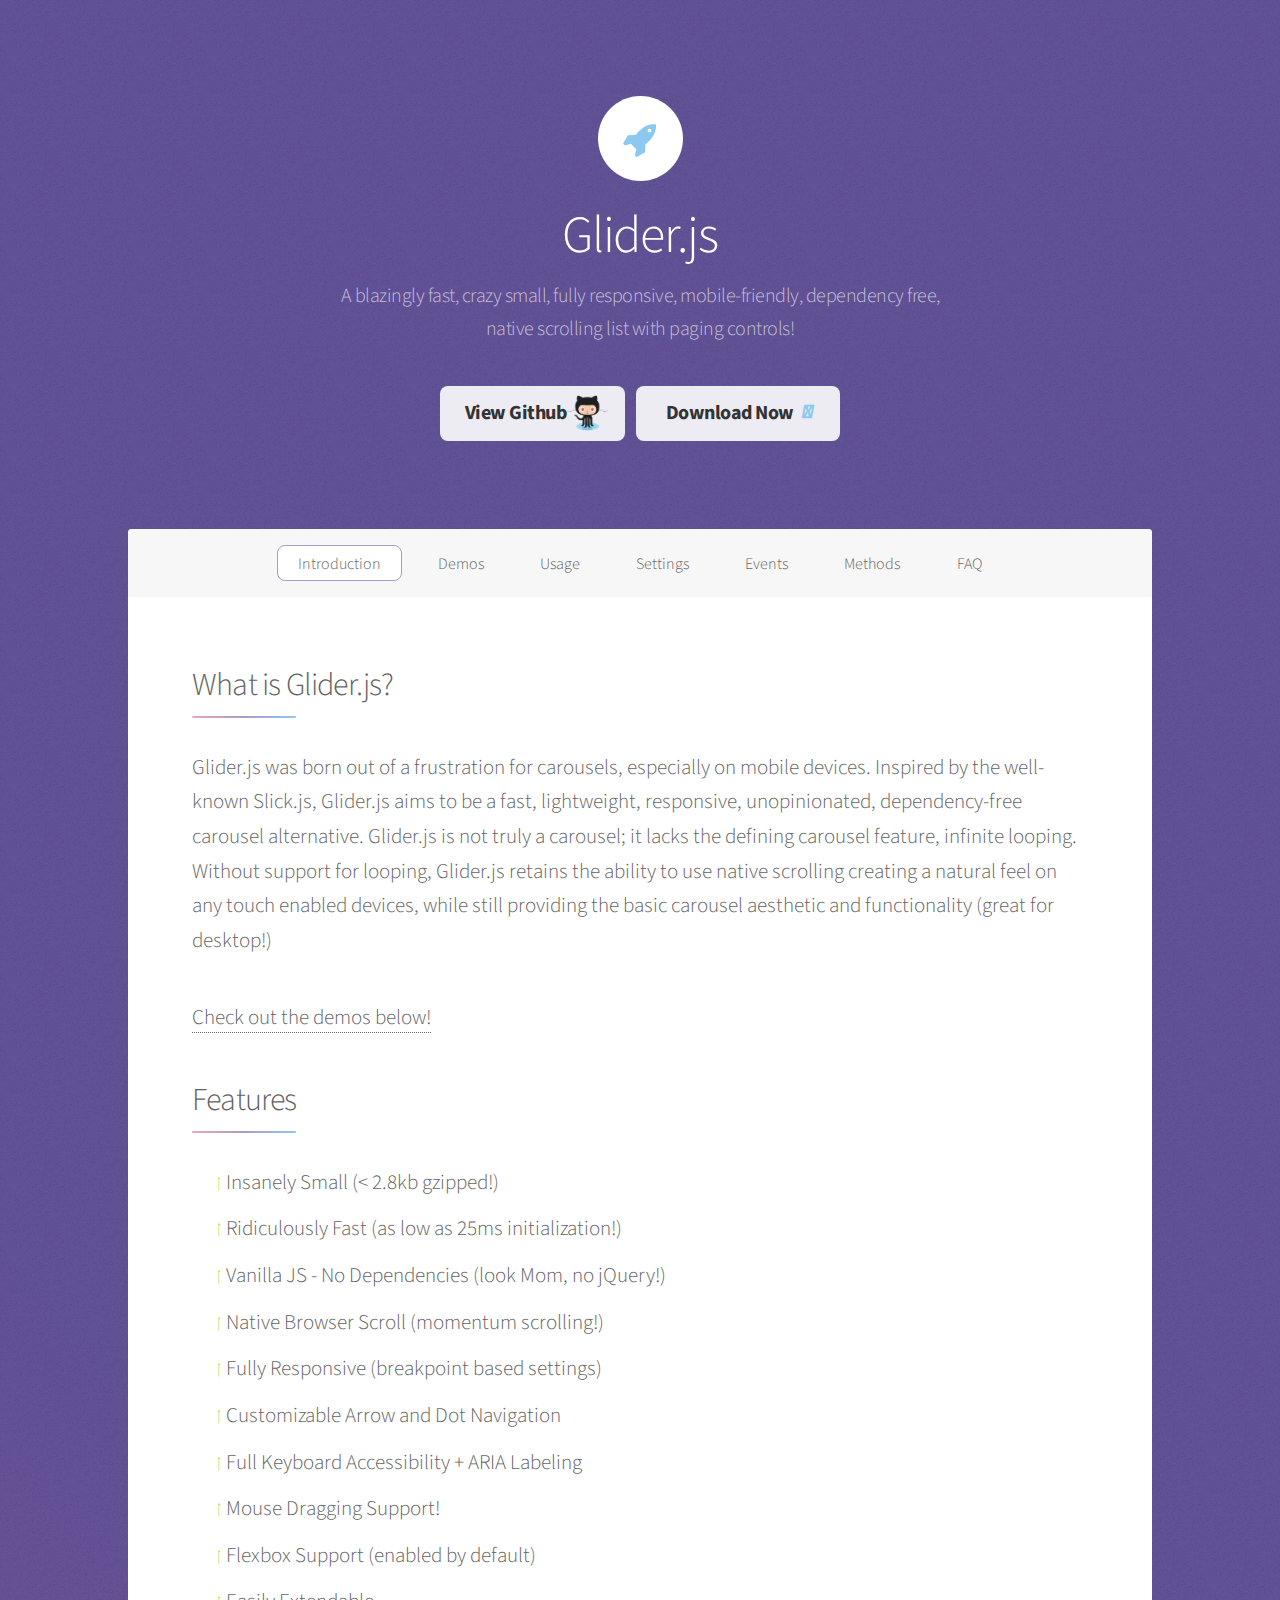
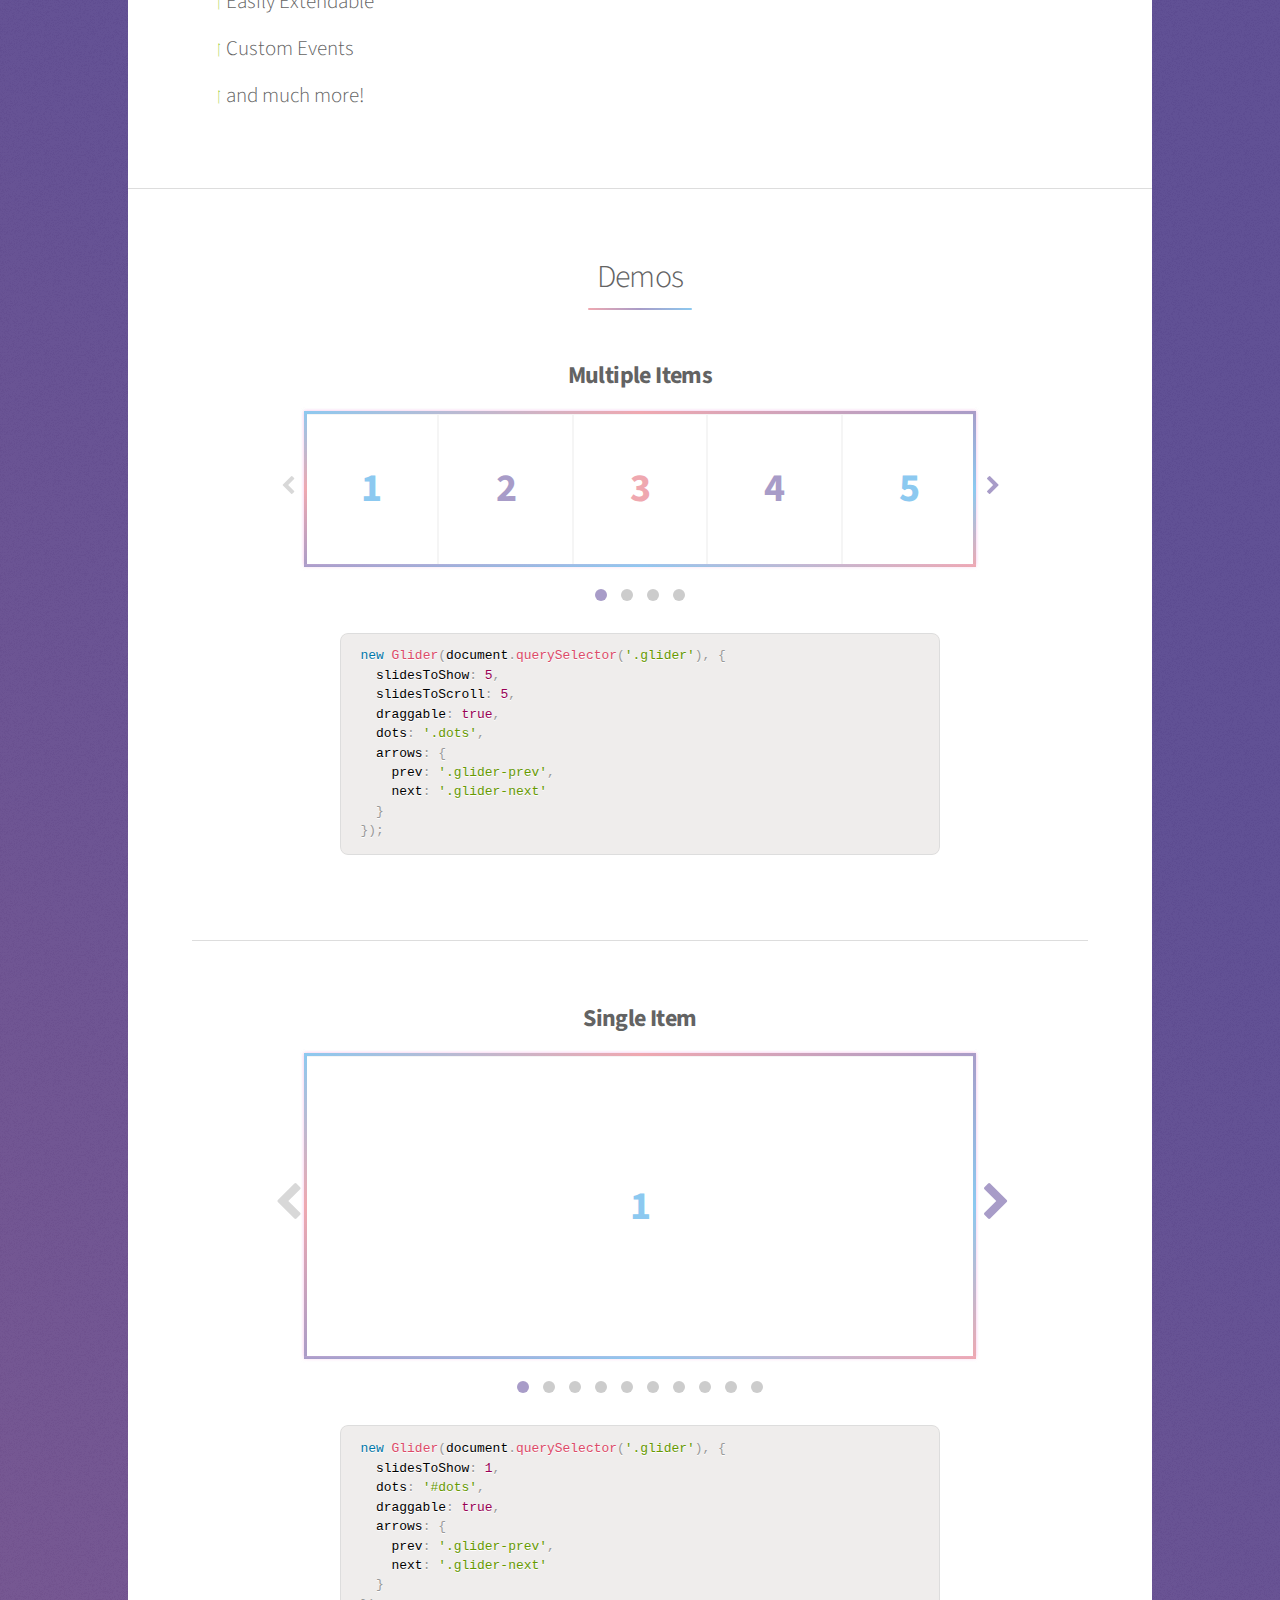
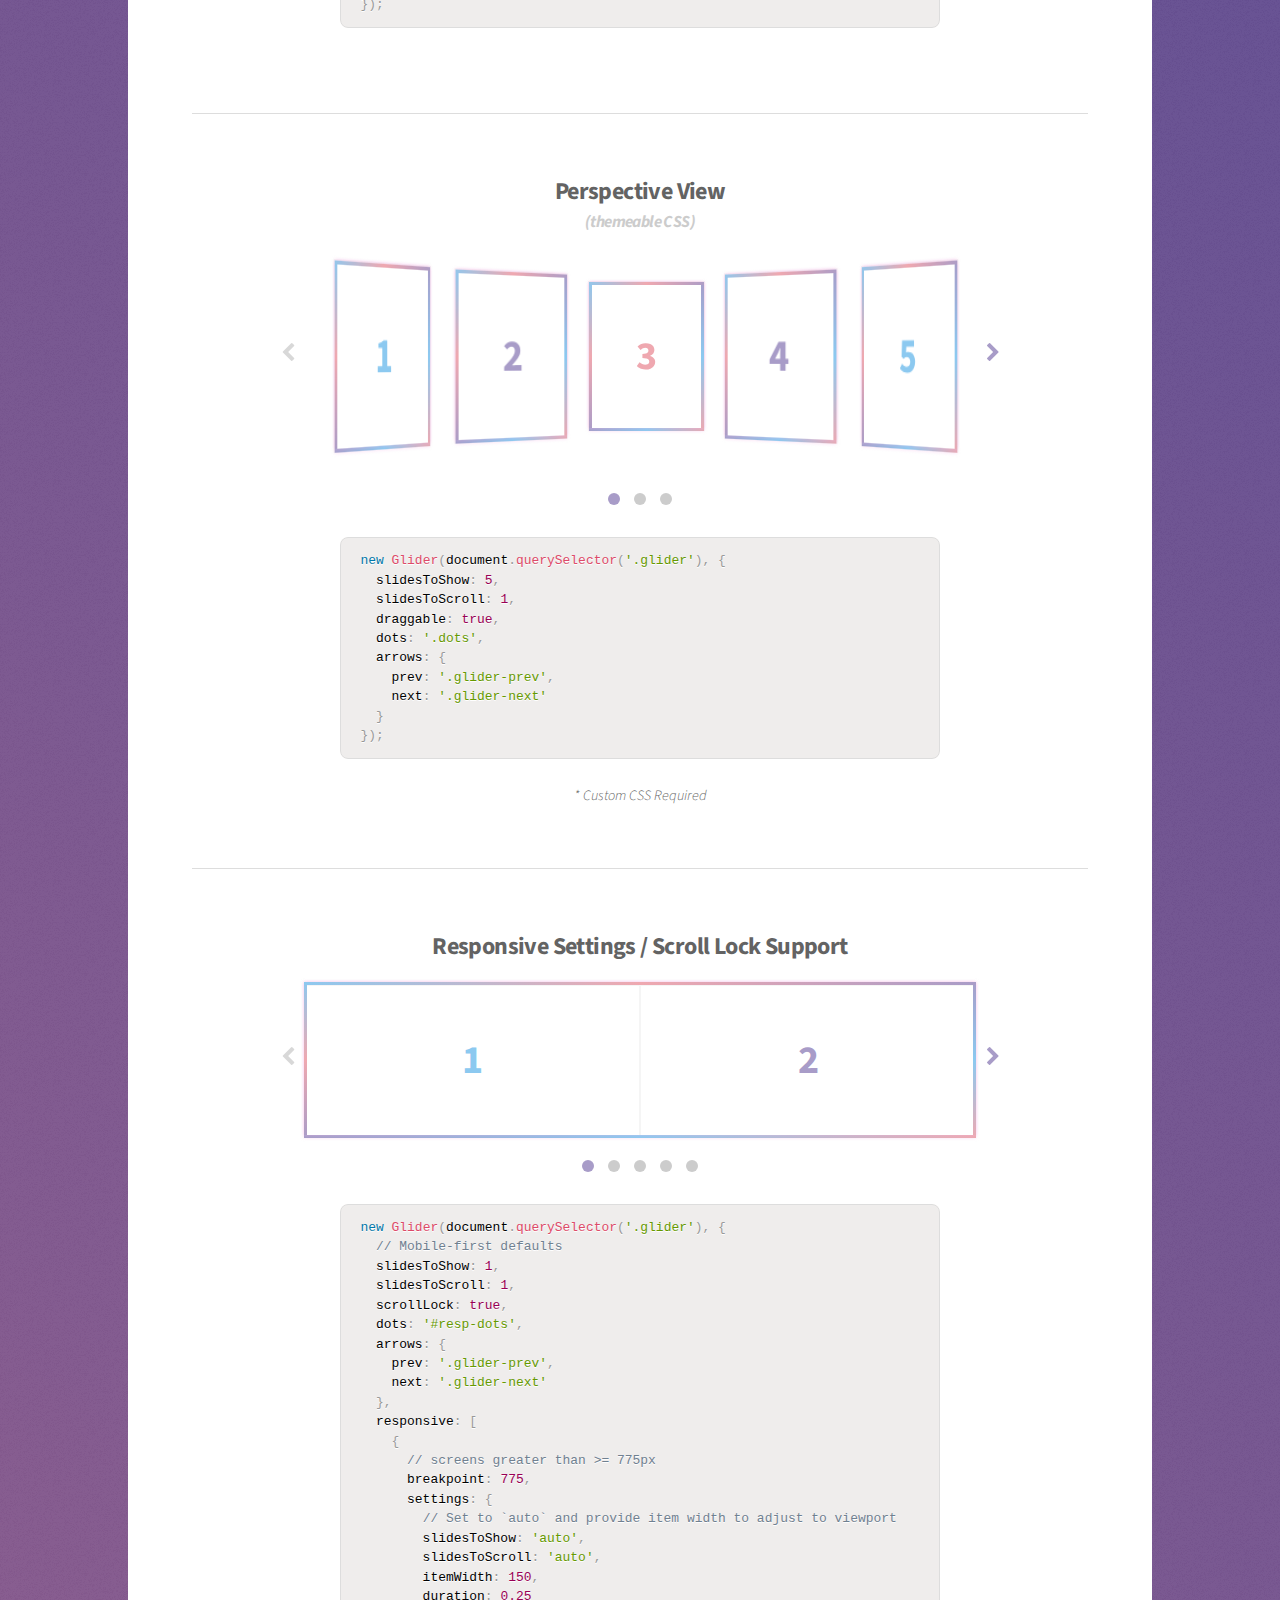
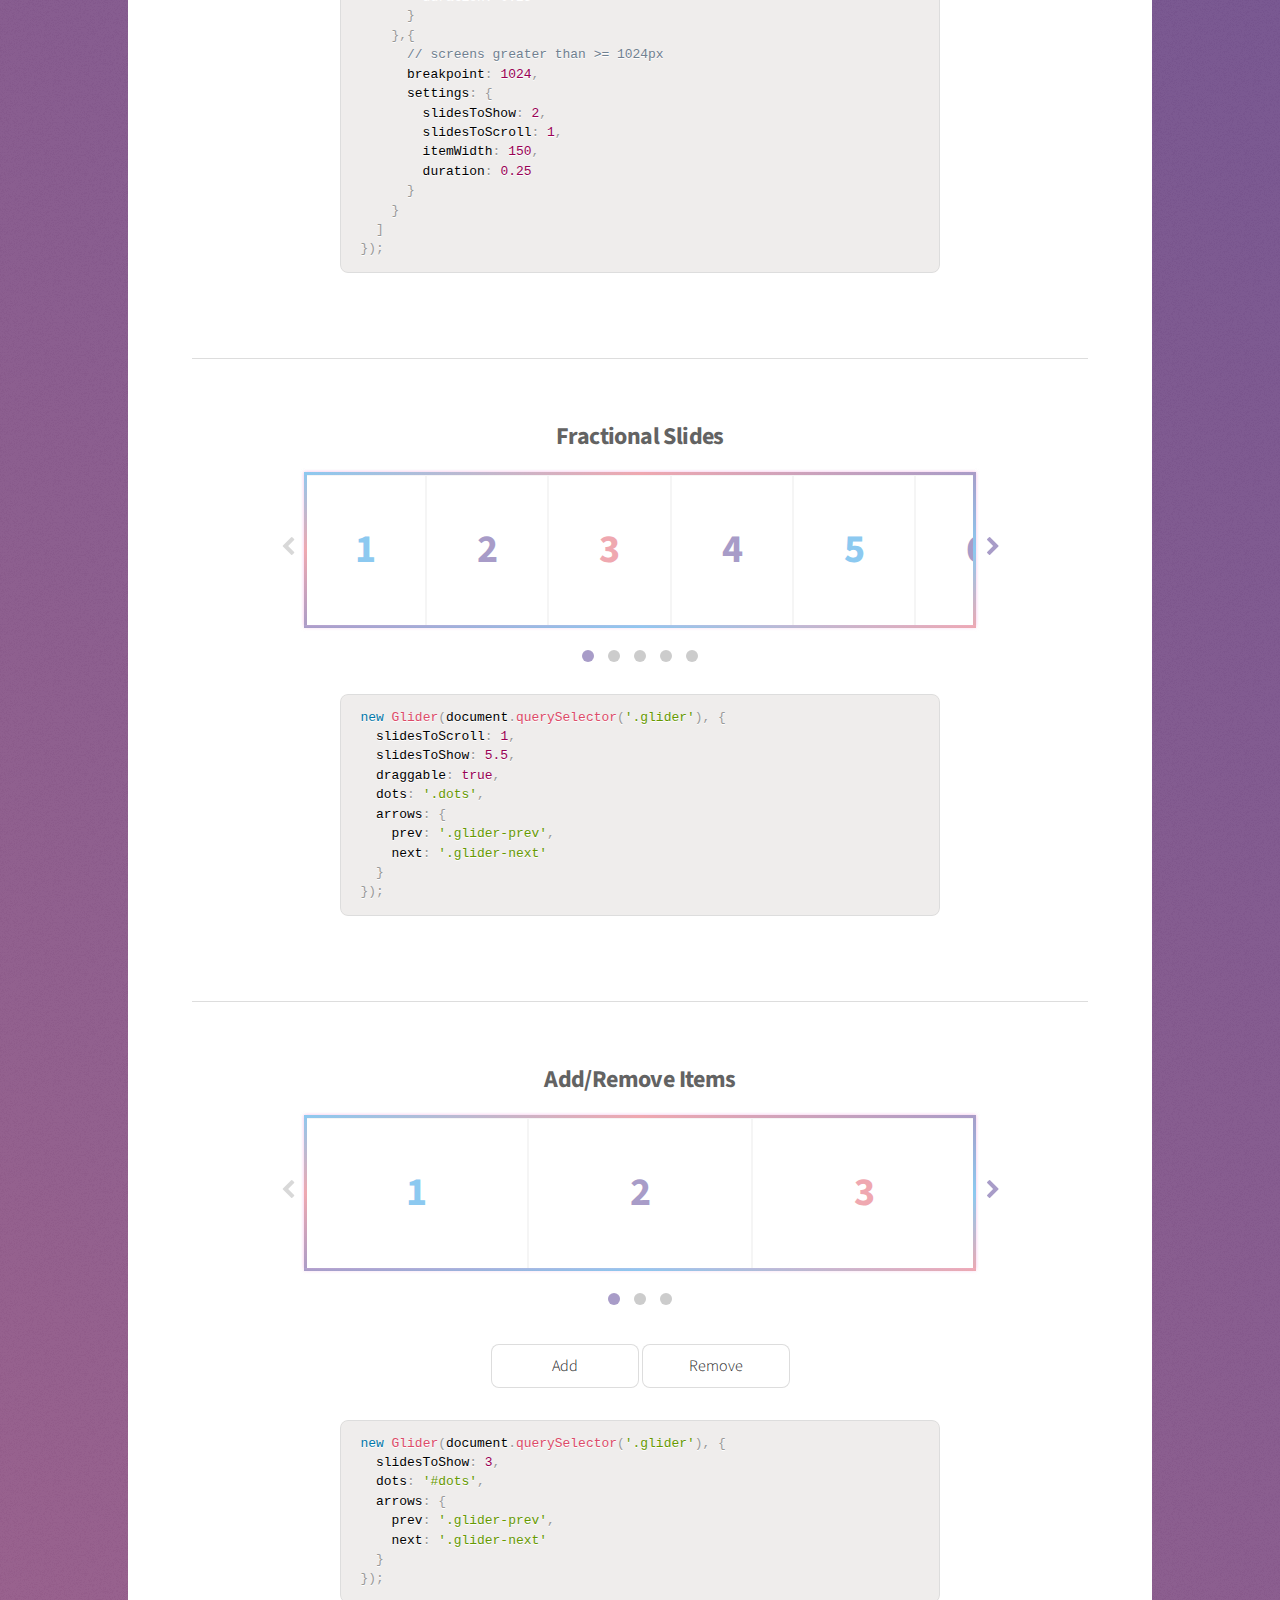
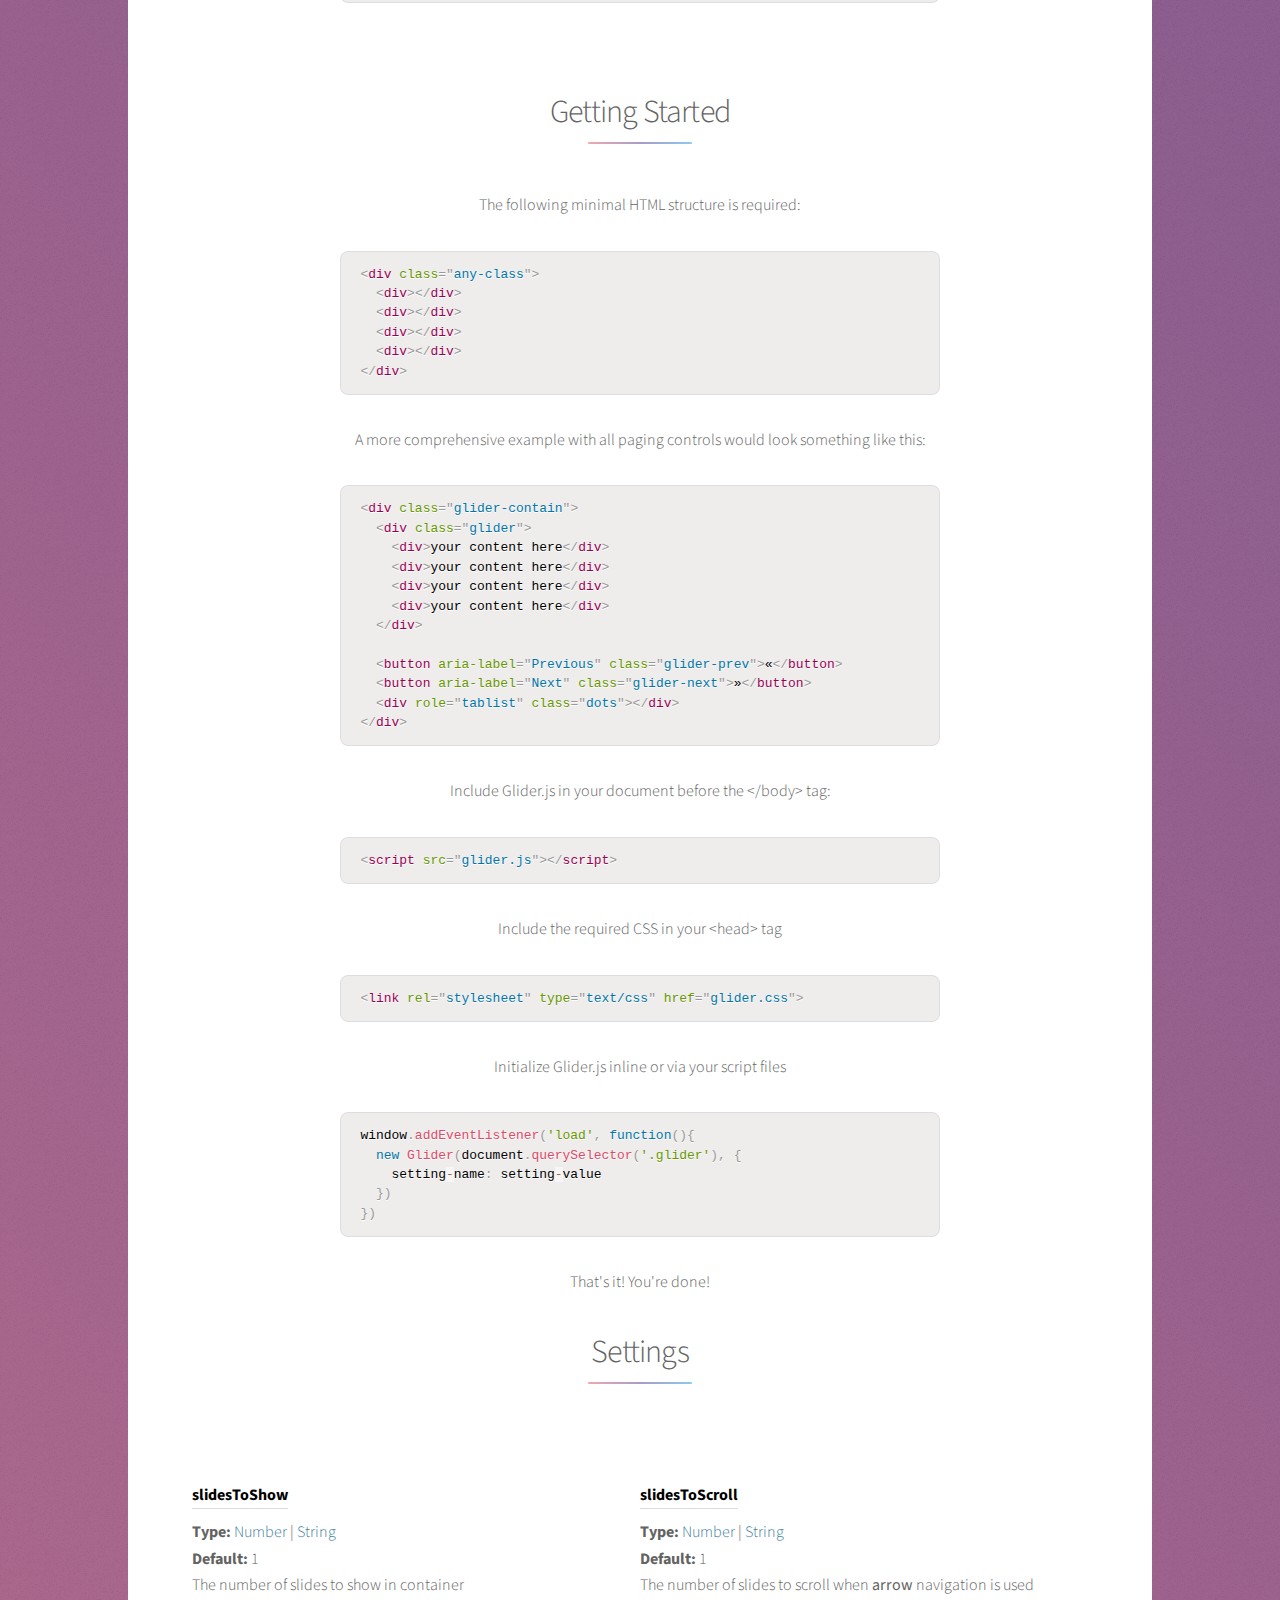
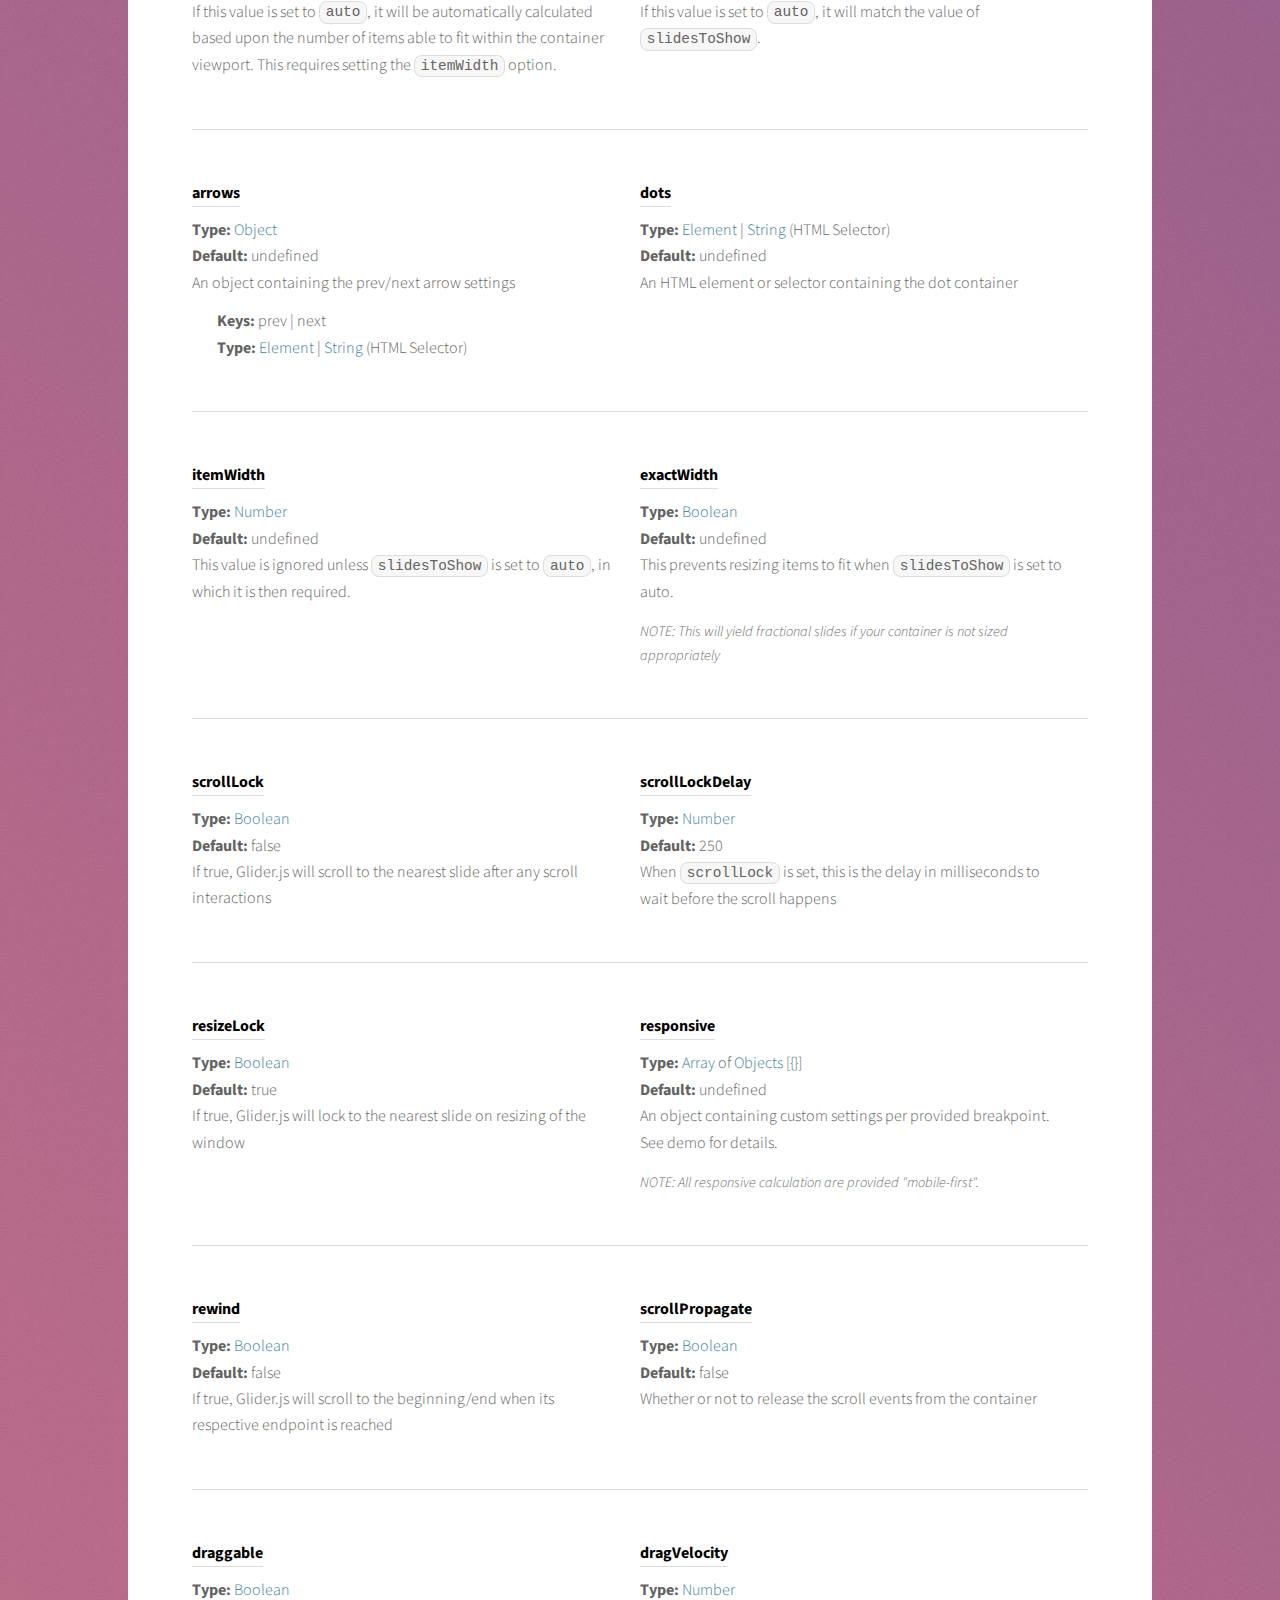
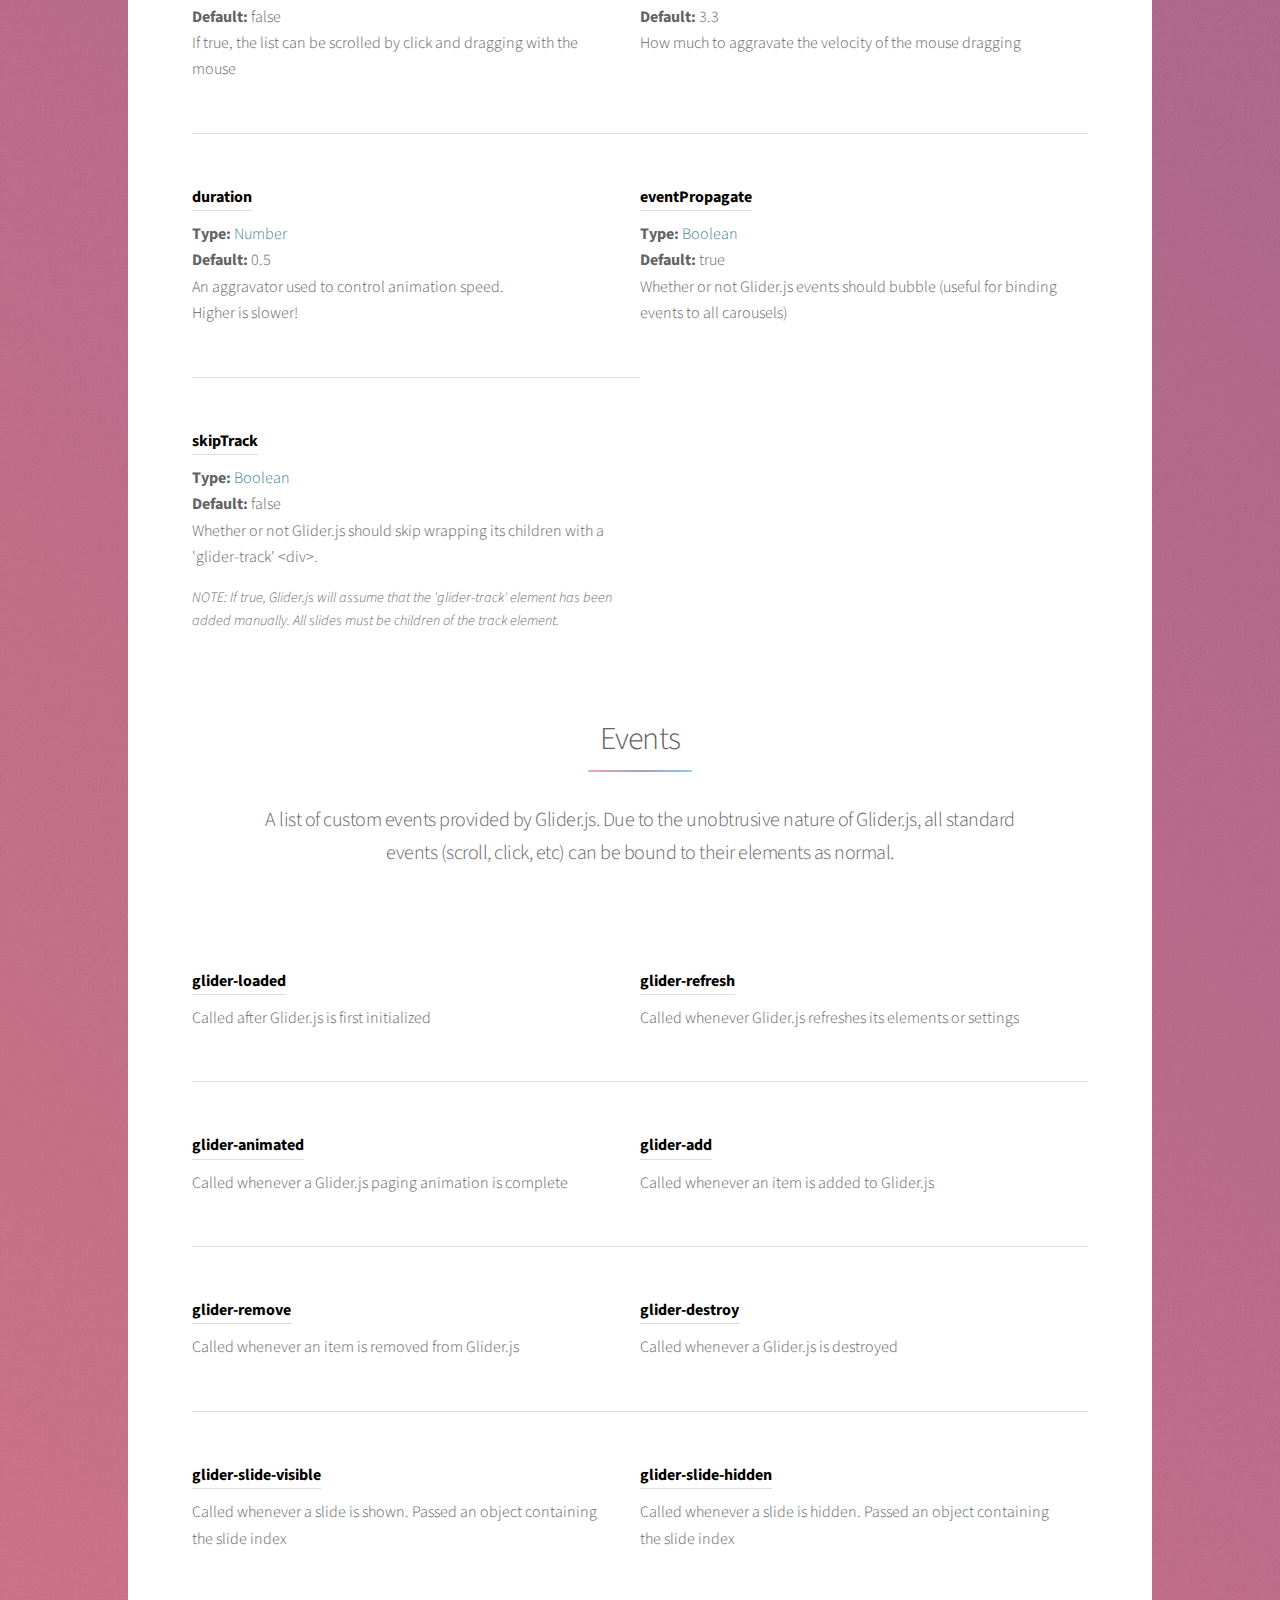
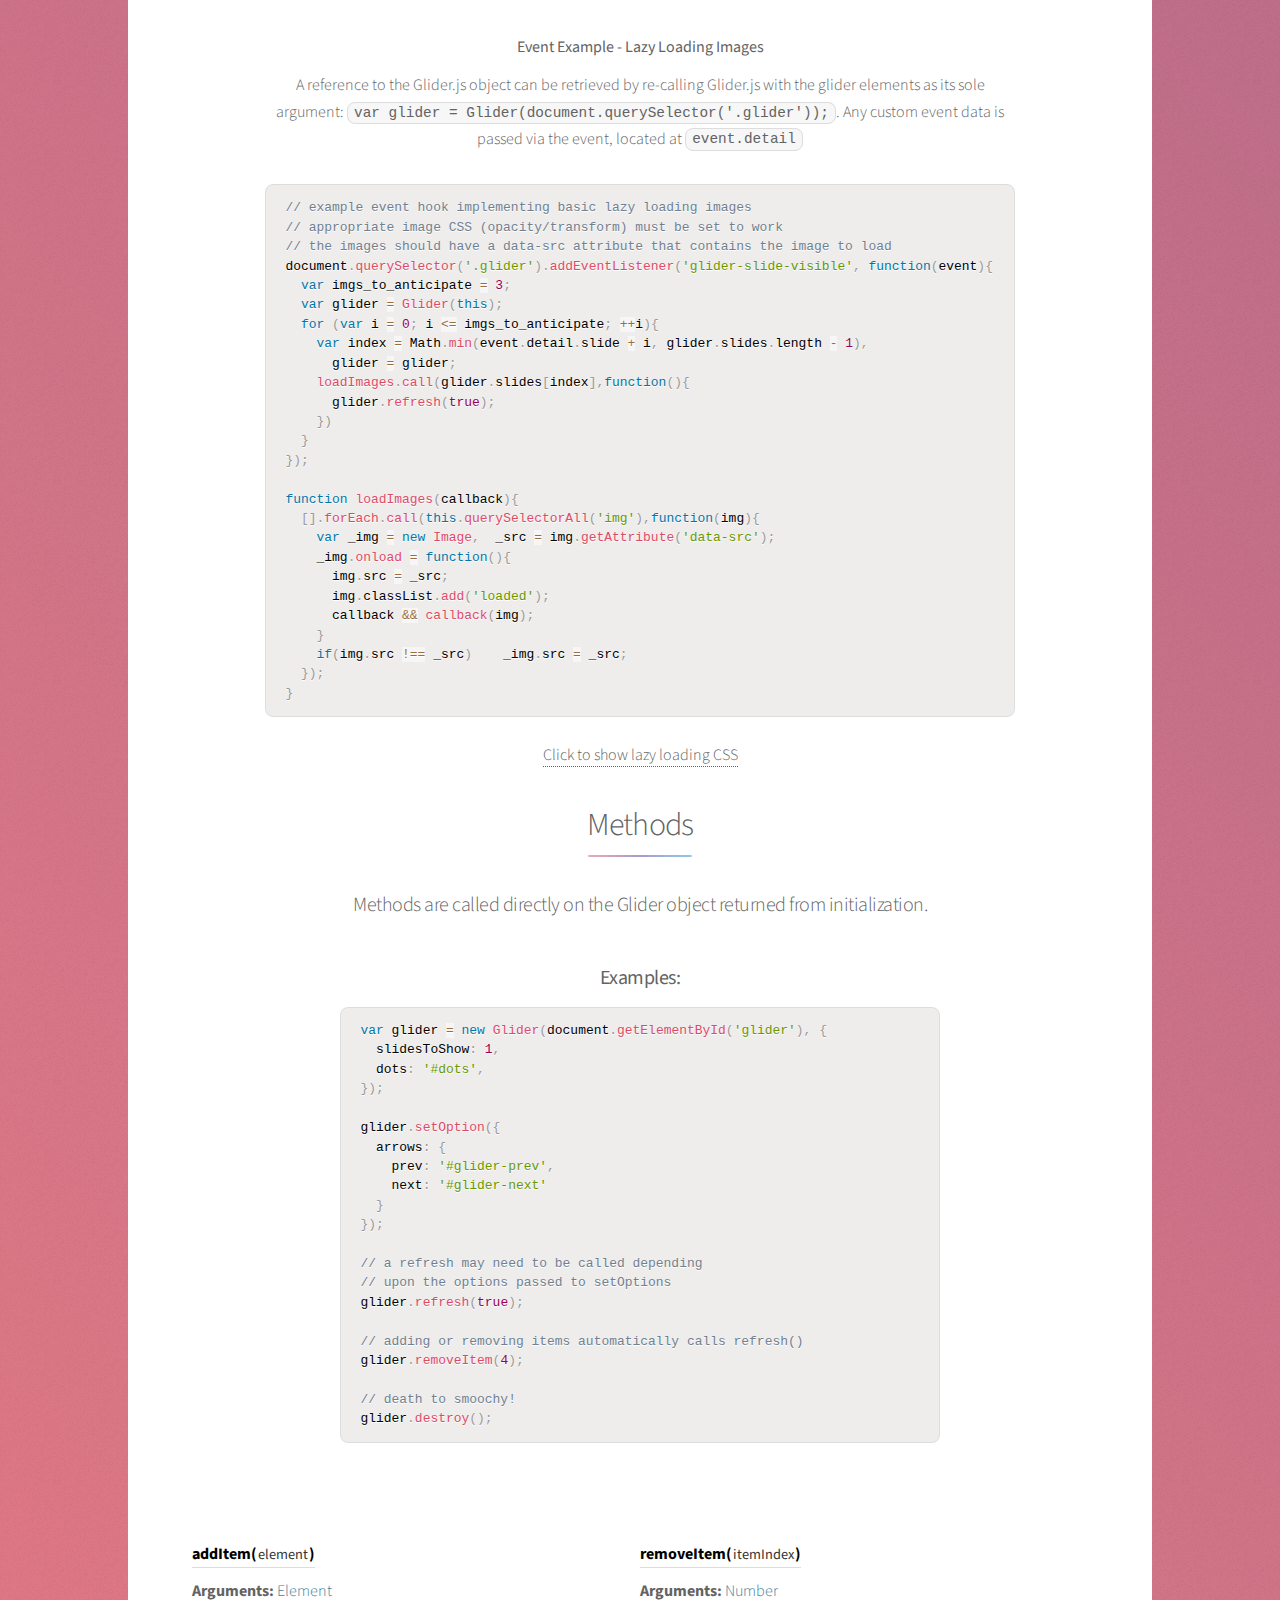
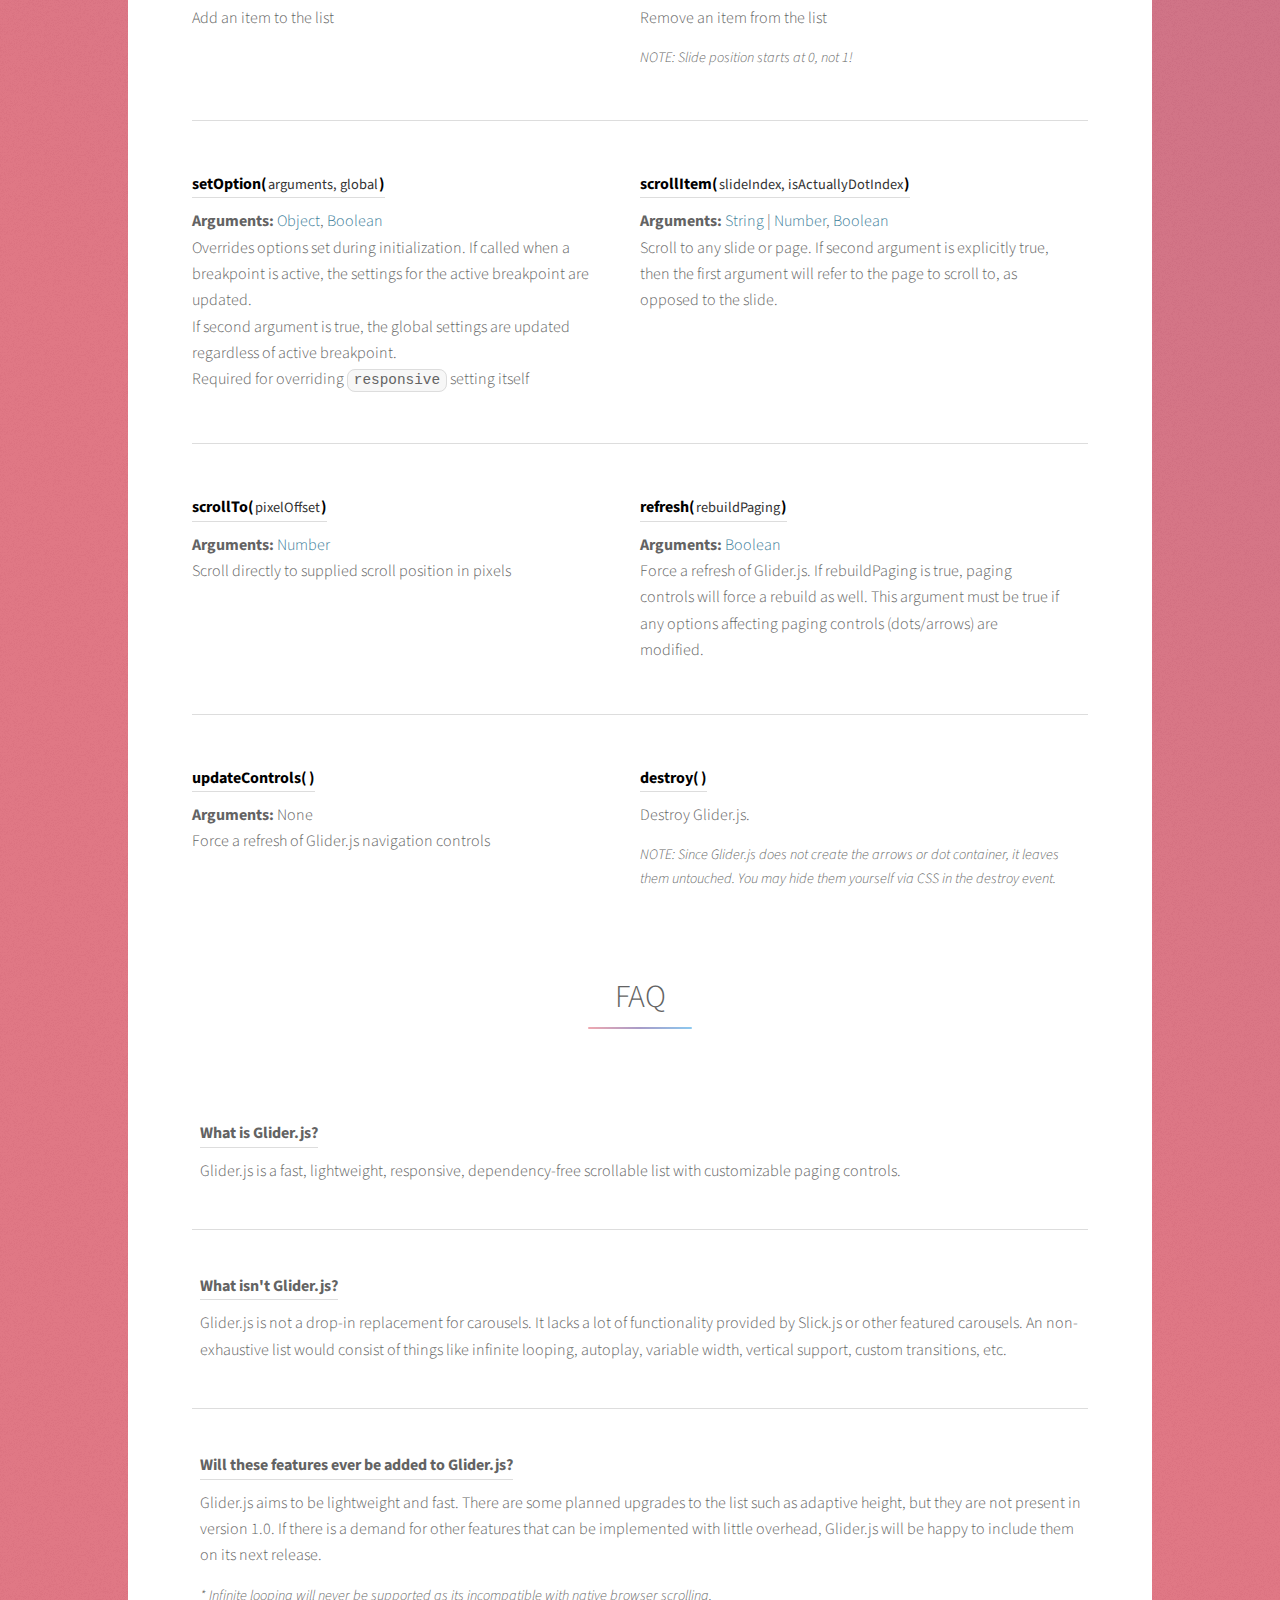
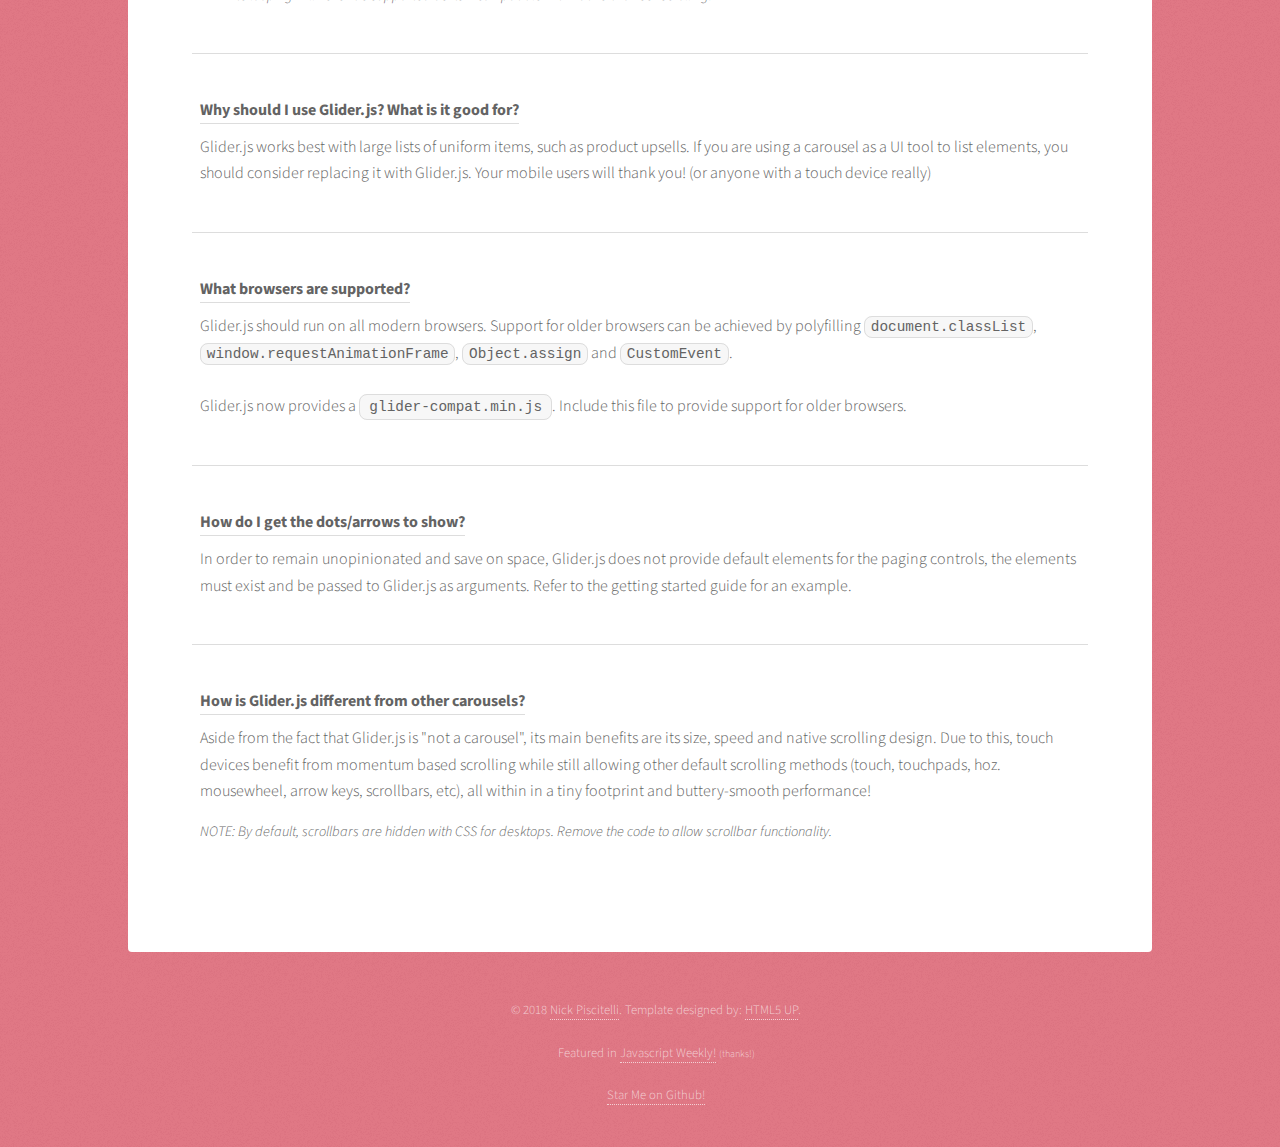
<file: front/assets/js/Glider.js-master/docs/index.html>
<!DOCTYPE HTML>
<html>
<head>
  <!--

    _____ __ _     __                _
   / ___// /(_)___/ /___  ____      (_)___
  / (_ // // // _  // -_)/ __/_    / /(_-<
  \___//_//_/ \_,_/ \__//_/  (_)__/ //___/
                               |___/

  Version: 1.5
  Author: Nick Piscitelli (pickykneee)
  Website: https://nickpiscitelli.com
  License: MIT License
  Release Date: October 25th, 2018

  -->
  <title>Glider.js - A fast, lightweight carousel alternative</title>
  <meta charset="utf-8" />
  <link rel="shortcut icon" href="favicon.ico" type="image/x-icon" />
  <meta name='viewport' content='width=device-width, initial-scale=1.0, maximum-scale=1.0, user-scalable=0' />
  <link rel="canonical" href="https://nickpiscitelli.github.io/Glider.js/" />
  <link rel="stylesheet" href="https://use.fontawesome.com/releases/v5.4.1/css/all.css" integrity="sha384-5sAR7xN1Nv6T6+dT2mhtzEpVJvfS3NScPQTrOxhwjIuvcA67KV2R5Jz6kr4abQsz" crossorigin="anonymous">
  <link rel="stylesheet" href="assets/css/prism.css" />
  <link rel="stylesheet" href="assets/css/main.css" />
  <link rel="canonical" href="https://nickpiscitelli.github.io/Glider.js" />
  <noscript>
    <link rel="stylesheet" href="assets/css/noscript.css" />
  </noscript>
  <script src="assets/js/glider-compat.min.js"></script>
  <script src="assets/js/glider.min.js"></script>
</head>

<body class="is-preload">

  <!-- Wrapper -->
  <div id="wrapper">

    <!-- Header -->
    <header id="header" class="alt">
      <span class="logo"><img src="images/logo.svg" alt="" /></span>
      <h1>Glider.js</h1>
      <p>
        A blazingly fast, crazy small, fully responsive, mobile-friendly, dependency free,
        native scrolling list with paging controls!
      </p>
      <p>
        <a href="https://github.com/NickPiscitelli/Glider.js" class="button github">
          <img class="octo" src="images/octo.png" > <span class="mobileHide">View</span> Github
        </a>
        &nbsp;
        <a onclick="ga('send','event','Download Button');" href="https://github.com/NickPiscitelli/Glider.js/archive/master.zip" class="button">
          Download <span class="mobileHide">Now</span>
        <i class="zip fas fa-download dl-icon"></i>
        </a>
      </p>
    </header>

    <!-- Nav -->
    <nav id="nav">
      <ul>
        <li><a href="#intro" class="active">Introduction</a></li>
        <li><a href="#demos">Demos</a></li>
        <li><a href="#usage">Usage</a></li>
        <li><a href="#settings">Settings</a></li>
        <li><a href="#events">Events</a></li>
        <li><a href="#methods">Methods</a></li>
        <li><a href="#faq">FAQ</a></li>
      </ul>
    </nav>
    <!-- Main -->
    <div id="main">
      <!-- Introduction -->
      <section id="intro" class="main">
        <div class="spotlight">
          <div class="content">
            <header class="major">
              <h2>What is Glider.js?</h2>
            </header>
            <p>
              Glider.js was born out of a frustration for carousels, especially on mobile devices. Inspired by the well-known Slick.js, Glider.js aims
              to be a fast, lightweight, responsive, unopinionated, dependency-free carousel alternative. Glider.js is not truly a carousel; it lacks
              the defining carousel feature, infinite looping. Without support for looping, Glider.js retains the ability to use native scrolling creating
              a natural feel on any touch enabled devices, while still providing the basic carousel aesthetic and functionality (great for desktop!)
            </p>
            <p>
              <a href="#demos" class="smooth-scroll">Check out the demos below!</a>
            </p>

            <header class="major">
              <h2>Features</h2>
            </header>
            <ul class="script-features">
              <li><i class="fas fa-check"></i>Insanely Small (&lt; 2.8kb gzipped!)</li>
              <li><i class="fas fa-check"></i>Ridiculously Fast (as low as 25ms initialization!)</li>
              <li><i class="fas fa-check"></i>Vanilla JS - No Dependencies (look Mom, no jQuery!)</li>
              <li><i class="fas fa-check"></i>Native Browser Scroll (momentum scrolling!)</li>
              <li><i class="fas fa-check"></i>Fully Responsive (breakpoint based settings)</li>
              <li><i class="fas fa-check"></i>Customizable Arrow and Dot Navigation</li>
              <li><i class="fas fa-check"></i>Full Keyboard Accessibility + ARIA Labeling</li>
              <li><i class="fas fa-check"></i>Mouse Dragging Support!</li>
              <li><i class="fas fa-check"></i>Flexbox Support (enabled by default)</li>
              <li><i class="fas fa-check"></i>Easily Extendable</li>
              <li><i class="fas fa-check"></i>Custom Events</li>
              <li><i class="fas fa-check"></i>and much more!</li>
            </ul>
          </div>
        </div>
      </section>

      <!-- First Section -->
      <section id="demos" class="main special">
        <header class="major">
          <h2>Demos</h2>
        </header>

        <div class="demo first">
          <h2>Multiple Items</h2>
          <div data-name="Multiple Item" class="glider-contain multiple">
            <div class="gradient-border-bottom">
              <div class="gradient-border">
                <div class="glider" id="glider-double">
                  <div><h1>1</h1></div>
                  <div><h1>2</h1></div>
                  <div><h1>3</h1></div>
                  <div><h1>4</h1></div>
                  <div><h1>5</h1></div>
                  <div><h1>6</h1></div>
                  <div><h1>7</h1></div>
                  <div><h1>8</h1></div>
                  <div><h1>9</h1></div>
                  <div><h1>10</h1></div>
                  <div><h1>11</h1></div>
                  <div><h1>12</h1></div>
                  <div><h1>13</h1></div>
                  <div><h1>14</h1></div>
                  <div><h1>15</h1></div>
                  <div><h1>16</h1></div>
                  <div><h1>17</h1></div>
                  <div><h1>18</h1></div>
                </div>
              </div>
            </div>
            <button role="button" aria-label="Previous" class="glider-prev" id="glider-prev-2"><i class="fa fa-chevron-left"></i></i></button>
            <button role="button" aria-label="Next" class="glider-next" id="glider-next-2"><i class="fa fa-chevron-right"></i></i></button>
            <div id="dots2"></div>
          </div>
          <script>
            window.addEventListener('load', function () {
              window.glides = new Glider(document.getElementById('glider-double'), {
                slidesToShow: 5,
                slidesToScroll: 5,
                draggable: true,
                dots: '#dots2',
                arrows: {
                  prev: '#glider-prev-2',
                  next: '#glider-next-2'
                }
              })
            });
          </script>
          <pre class="line-numbers language-javascript">
            <code class="line-numbers language-javascript">
              new Glider(document.querySelector('.glider'), {
                slidesToShow: 5,
                slidesToScroll: 5,
                draggable: true,
                dots: '.dots',
                arrows: {
                  prev: '.glider-prev',
                  next: '.glider-next'
                }
              });
            </code>
          </pre>
        </div>


        <div class="demo">
          <h2>Single Item</h2>
          <div data-name="Single Item" class="glider-contain">
            <div class="gradient-border-bottom">
              <div class="gradient-border">
                <div class="glider" id="glider-single">
                  <div><h1>1</h1></div>
                  <div><h1>2</h1></div>
                  <div><h1>3</h1></div>
                  <div><h1>4</h1></div>
                  <div><h1>5</h1></div>
                  <div><h1>6</h1></div>
                  <div><h1>7</h1></div>
                  <div><h1>8</h1></div>
                  <div><h1>9</h1></div>
                  <div><h1>10</h1></div>
                </div>
              </div>
            </div>
            <button role="button" aria-label="Previous" class="glider-prev" id="glider-prev"><i class="fa fa-chevron-left"></i></i></button>
            <button role="button" aria-label="Next" class="glider-next" id="glider-next"><i class="fa fa-chevron-right"></i></i></button>
            <div id="dots"></div>
          </div>
          <script>
            window.addEventListener('load', function(){
              new Glider(document.getElementById('glider-single'), {
                slidesToShow: 1,
                dots: '#dots',
                draggable: true,
                arrows: {
                  prev: '#glider-prev',
                  next: '#glider-next'
                },
                easing: function (x, t, b, c, d) {
                  return c*(t/=d)*t + b;
                }
              });
            });
          </script>

          <pre class="line-numbers language-javascript">
            <code class="line-numbers language-javascript">
              new Glider(document.querySelector('.glider'), {
                slidesToShow: 1,
                dots: '#dots',
                draggable: true,
                arrows: {
                  prev: '.glider-prev',
                  next: '.glider-next'
                }
              });
            </code>
          </pre>
        </div>

        <div class="demo persp">
          <h2>Perspective View<span class="aside">(themeable CSS)</span></h2>
          <div data-name="Perspective View" class="glider-contain multiple">
            <div class="glider glider-persp" id="glider-persp">
              <div><div class="gradient-border-bottom"><div class="gradient-border"><h1>1</h1></div></div></div>
              <div><div class="gradient-border-bottom"><div class="gradient-border"><h1>2</h1></div></div></div>
              <div><div class="gradient-border-bottom"><div class="gradient-border"><h1>3</h1></div></div></div>
              <div><div class="gradient-border-bottom"><div class="gradient-border"><h1>4</h1></div></div></div>
              <div><div class="gradient-border-bottom"><div class="gradient-border"><h1>5</h1></div></div></div>
              <div><div class="gradient-border-bottom"><div class="gradient-border"><h1>6</h1></div></div></div>
              <div><div class="gradient-border-bottom"><div class="gradient-border"><h1>7</h1></div></div></div>
              <div><div class="gradient-border-bottom"><div class="gradient-border"><h1>8</h1></div></div></div>
              <div><div class="gradient-border-bottom"><div class="gradient-border"><h1>9</h1></div></div></div>
              <div><div class="gradient-border-bottom"><div class="gradient-border"><h1>10</h1></div></div></div>
              <div><div class="gradient-border-bottom"><div class="gradient-border"><h1>11</h1></div></div></div>
              <div><div class="gradient-border-bottom"><div class="gradient-border"><h1>12</h1></div></div></div>
              <div><div class="gradient-border-bottom"><div class="gradient-border"><h1>13</h1></div></div></div>
              <div><div class="gradient-border-bottom"><div class="gradient-border"><h1>14</h1></div></div></div>
              <div><div class="gradient-border-bottom"><div class="gradient-border"><h1>15</h1></div></div></div>
            </div>
            <button role="button" aria-label="Previous" class="glider-prev" id="glider-prev-per"><i class="fa fa-chevron-left"></i></i></button>
            <button role="button" aria-label="Next" class="glider-next" id="glider-next-per"><i class="fa fa-chevron-right"></i></i></button>
            <div id="dots-per"></div>
          </div>
          <script>
            window.addEventListener('load', function () {
              window.glides = new Glider(document.getElementById('glider-persp'), {
                slidesToShow: 5,
                slidesToScroll: 1,
                draggable: true,
                dots: '#dots-per',
                arrows: {
                  prev: '#glider-prev-per',
                  next: '#glider-next-per'
                }
              })
            });
          </script>
          <pre class="line-numbers language-javascript">
            <code class="line-numbers language-javascript">
              new Glider(document.querySelector('.glider'), {
                slidesToShow: 5,
                slidesToScroll: 1,
                draggable: true,
                dots: '.dots',
                arrows: {
                  prev: '.glider-prev',
                  next: '.glider-next'
                }
              });
            </code>
          </pre>
          <span class="aside">* Custom CSS Required</span>
        </div>
        <div class="demo">
          <h2>Responsive Settings / Scroll Lock Support</h2>
          <div data-name="Responsive Settings" class="glider-contain multiple">
            <div class="gradient-border-bottom">
              <div class="gradient-border">
                <div class="glider" id="glider-resp">
                  <div><h1>1</h1></div>
                  <div><h1>2</h1></div>
                  <div><h1>3</h1></div>
                  <div><h1>4</h1></div>
                  <div><h1>5</h1></div>
                  <div><h1>6</h1></div>
                  <div><h1>7</h1></div>
                  <div><h1>8</h1></div>
                  <div><h1>9</h1></div>
                  <div><h1>10</h1></div>
                </div>
              </div>
            </div>
            <button role="button" aria-label="Previous" class="glider-prev" id="glider-prev-resp"><i class="fa fa-chevron-left"></i></i></button>
            <button role="button" aria-label="Next" class="glider-next" id="glider-next-resp"><i class="fa fa-chevron-right"></i></i></button>
            <div id="resp-dots"></div>
          </div>
          <script>
            window.addEventListener('load',function(){
              new Glider(document.querySelector('#glider-resp'), {
                // Mobile-first defaults
                slidesToShow: 1,
                slidesToScroll: 1,
                scrollLock: true,
                dots: '#resp-dots',
                arrows: {
                  prev: '#glider-prev-resp',
                  next: '#glider-next-resp'
                },
                responsive: [
                  {
                    breakpoint: 775,
                    settings: {
                      slidesToShow: 'auto',
                      slidesToScroll: 'auto',
                      itemWidth: 150,
                      duration: 0.25
                    }
                  },{
                    breakpoint: 1024,
                    settings: {
                      slidesToShow: 2,
                      slidesToScroll: 1,
                      itemWidth: 150,
                      duration: 0.25
                    }
                  }
                ]
              })
            });
          </script>

          <pre class="line-numbers language-javascript">
            <code class="line-numbers language-javascript">
              new Glider(document.querySelector('.glider'), {
                // Mobile-first defaults
                slidesToShow: 1,
                slidesToScroll: 1,
                scrollLock: true,
                dots: '#resp-dots',
                arrows: {
                  prev: '.glider-prev',
                  next: '.glider-next'
                },
                responsive: [
                  {
                    // screens greater than >= 775px
                    breakpoint: 775,
                    settings: {
                      // Set to `auto` and provide item width to adjust to viewport
                      slidesToShow: 'auto',
                      slidesToScroll: 'auto',
                      itemWidth: 150,
                      duration: 0.25
                    }
                  },{
                    // screens greater than >= 1024px
                    breakpoint: 1024,
                    settings: {
                      slidesToShow: 2,
                      slidesToScroll: 1,
                      itemWidth: 150,
                      duration: 0.25
                    }
                  }
                ]
              });
            </code>
          </pre>
        </div>

        <div class="demo">
          <h2>Fractional Slides</h2>
          <div data-name="Fractional Slides" class="glider-contain multiple">
            <div class="gradient-border-bottom">
              <div class="gradient-border">
                <div class="glider" id="glider-cut">
                  <div><h1>1</h1></div>
                  <div><h1>2</h1></div>
                  <div><h1>3</h1></div>
                  <div><h1>4</h1></div>
                  <div><h1>5</h1></div>
                  <div><h1>6</h1></div>
                  <div><h1>7</h1></div>
                  <div><h1>8</h1></div>
                  <div><h1>9</h1></div>
                  <div><h1>10</h1></div>
                  <div><h1>11</h1></div>
                  <div><h1>12</h1></div>
                  <div><h1>13</h1></div>
                  <div><h1>14</h1></div>
                  <div><h1>15</h1></div>
                  <div><h1>16</h1></div>
                  <div><h1>17</h1></div>
                  <div><h1>18</h1></div>
                  <div><h1>19</h1></div>
                  <div><h1>20</h1></div>
                  <div><h1>21</h1></div>
                  <div><h1>22</h1></div>
                  <div><h1>23</h1></div>
                  <div><h1>24</h1></div>
                </div>
              </div>
            </div>
            <button role="button" aria-label="Previous" class="glider-prev" id="cut-prev"><i class="fa fa-chevron-left"></i></i></button>
            <button role="button" aria-label="Next" class="glider-next" id="cut-next"><i class="fa fa-chevron-right"></i></i></button>
            <div role="tablist" id="frac-dots"></div>
          </div>
          <script>
            window.addEventListener('load',function(){
              var glider = new Glider(document.getElementById('glider-cut'), {
                slidesToScroll: 1,
                slidesToShow: 5.5,
                draggable: true,
                dots: '#frac-dots',
                arrows: {
                  prev: '#cut-prev',
                  next: '#cut-next'
                }
              });
            })
          </script>

          <pre class="line-numbers language-javascript">
            <code class="line-numbers language-javascript">
              new Glider(document.querySelector('.glider'), {
                slidesToScroll: 1,
                slidesToShow: 5.5,
                draggable: true,
                dots: '.dots',
                arrows: {
                  prev: '.glider-prev',
                  next: '.glider-next'
                }
              });
            </code>
          </pre>
        </div>

        <div class="demo">
          <div id="add"><h1></h1></div>
          <h2>Add/Remove Items</h2>
          <div data-name="Add/Remove Items" class="glider-contain multiple">
            <div class="gradient-border-bottom">
              <div class="gradient-border">
                <div class="glider" id="glider-add">
                  <div><h1>1</h1></div>
                  <div><h1>2</h1></div>
                  <div><h1>3</h1></div>
                  <div><h1>4</h1></div>
                  <div><h1>5</h1></div>
                  <div><h1>6</h1></div>
                  <div><h1>7</h1></div>
                  <div><h1>8</h1></div>
                  <div><h1>9</h1></div>
                </div>
              </div>
            </div>
            <button role="button" aria-label="Previous" class="glider-prev" id="glider-prev-add"><i class="fa fa-chevron-left"></i></i></button>
            <button role="button" aria-label="Next" class="glider-next" id="glider-next-add"><i class="fa fa-chevron-right"></i></i></button>
            <div id="add-dots"></div>
          </div>
          <p class="buttons">
            <a class="button" id="addSlide">Add</a>
            <a class="button" id="removeSlide">Remove</a>
          </p>
          <script>
          window.addEventListener('load',function(){
            var glider = new Glider(document.getElementById('glider-add'), {
              slidesToShow: 3,
              duration: .6,
              dots: '#add-dots',
              arrows: {
                prev: '#glider-prev-add',
                next: '#glider-next-add'
              }
            });
            document.getElementById('addSlide').addEventListener('click',function(){
              var ele = document.getElementById('add').cloneNode(true);
              ele.id = '';
              ele.querySelector('h1').textContent = glider.slides.length + 1;
              glider.addItem(ele);
              try{
                ga('send','event','Add/Remove Item', 'Add')
              } catch(ex){}
            });
            document.getElementById('removeSlide').addEventListener('click',function(){
              glider.removeItem(glider.slides.length - 1);
              try{
                ga('send','event','Add/Remove Item', 'Remove')
              } catch(ex){}
            });
          })
          </script>

          <pre class="line-numbers language-javascript">
            <code class="line-numbers language-javascript">
              new Glider(document.querySelector('.glider'), {
                slidesToShow: 3,
                dots: '#dots',
                arrows: {
                  prev: '.glider-prev',
                  next: '.glider-next'
                }
              });
            </code>
          </pre>
        </div>
        <!--
        <div class="demo">
          <div id="add"><h1></h1></div>
          <h2>Demo with Content</h2>
          <div class="glider-contain content">
            <div class="glider" id="glider-content">
              <div>
                <div class="gradient-border-bottom">
                  <div class="gradient-border">
                    <div class="article">
                      <img src="http://placehold.it/150/C9E1F5/FFFFFF?text=$_">
                      <h4 class="cool-border">Awesome JS</h4>
                      <p>Wow! Can you believe that Glider.js is only 1.7kb gzipped?! That's pretty small!</p>
                      <a class="read-more">Read More</a>
                    </div>
                  </div>
                </div>
              </div>
              <div>
                <div class="gradient-border-bottom">
                  <div class="gradient-border">
                    <div class="article">
                      <img src="http://placehold.it/150/C9E1F5/FFFFFF?text=>_">
                      <h4 class="cool-border short">JS Weekly</h4>
                      <p>New library Glider.js has absolutely no dependencies! jQuery?  What's that?</p>
                      <a class="read-more">Read More</a>
                    </div>
                  </div>
                </div>
              </div>
              <div>
                <div class="gradient-border-bottom">
                  <div class="gradient-border">
                    <div class="article">
                      <img src="http://placehold.it/150/C9E1F5/FFFFFF?text=0x">
                      <h4 class="cool-border long">Readers MD5 Digest</h4>
                      <p>Glider.js - Wow. Just wow. A must have for any product upsell or content list!</p>
                      <a class="read-more">Read More</a>
                    </div>
                  </div>
                </div>
              </div>
              <div>
                <div class="gradient-border-bottom">
                  <div class="gradient-border">
                    <div class="article">
                      <img src="http://placehold.it/150/C9E1F5/FFFFFF?text=$_">
                      <h4 class="cool-border">Awesome JS</h4>
                      <p>Did you really think they would be different than the previous?</p>
                      <a class="read-more">Read More</a>
                    </div>
                  </div>
                </div>
              </div>
              <div>
                <div class="gradient-border-bottom">
                  <div class="gradient-border">
                    <div class="article">
                      <img src="http://placehold.it/150/C9E1F5/FFFFFF?text=>_">
                      <h4 class="cool-border short">JS Weekly</h4>
                      <p>I'm a programmer, not a writer. Don't expect so much.</p>
                      <a class="read-more">Read More</a>
                    </div>
                  </div>
                </div>
              </div>
              <div>
                <div class="gradient-border-bottom">
                  <div class="gradient-border">
                    <div class="article">
                      <img src="http://placehold.it/150/C9E1F5/FFFFFF?text=0x">
                      <h4 class="cool-border long">Readers SHA1 Digest</h4>
                      <p>Well, at least there was an issue upgrade.</p>
                      <a class="read-more">Read More</a>
                    </div>
                  </div>
                </div>
              </div>
              <div>
                <div class="gradient-border-bottom">
                  <div class="gradient-border">
                    <div class="article">
                      <img src="http://placehold.it/150/C9E1F5/FFFFFF?text=$_">
                      <h4 class="cool-border">Awesome JS</h4>
                      <p>Ok, now you're getting greedy.</p>
                      <a class="read-more">Read More</a>
                    </div>
                  </div>
                </div>
              </div>
              <div>
                <div class="gradient-border-bottom">
                  <div class="gradient-border">
                    <div class="article">
                      <img src="http://placehold.it/150/C9E1F5/FFFFFF?text=>_">
                      <h4 class="cool-border short">JS Weekly</h4>
                      <p>How much content do you think I can produce?</p>
                      <a class="read-more">Read More</a>
                    </div>
                  </div>
                </div>
              </div>
              <div>
                <div class="gradient-border-bottom">
                  <div class="gradient-border">
                    <div class="article">
                      <img src="http://placehold.it/150/C9E1F5/FFFFFF?text=0x">
                      <h4 class="cool-border long">Readers SHA256 Digest</h4>
                      <p>I should have disabled the dots for optimal suspense.</p>
                      <a class="read-more">Read More</a>
                    </div>
                  </div>
                </div>
              </div>
              <div>
                <div class="gradient-border-bottom">
                  <div class="gradient-border">
                    <div class="article">
                      <img src="http://placehold.it/150/C9E1F5/FFFFFF?text=$_">
                      <h4 class="cool-border">Awesome JS</h4>
                      <p>You would have just ended up looking at the arrows anyway.</p>
                      <a class="read-more">Read More</a>
                    </div>
                  </div>
                </div>
              </div>
              <div>
                <div class="gradient-border-bottom">
                  <div class="gradient-border">
                    <div class="article">
                      <img src="http://placehold.it/150/C9E1F5/FFFFFF?text=>_">
                      <h4 class="cool-border short">JS Weekly</h4>
                      <p>At least you know it's almost over soon.</p>
                      <a class="read-more">Read More</a>
                    </div>
                  </div>
                </div>
              </div>
              <div>
                <div class="gradient-border-bottom">
                  <div class="gradient-border">
                    <div class="article">
                      <img src="http://placehold.it/150/C9E1F5/FFFFFF?text=0x">
                      <h4 class="cool-border long">Readers SHA512 Digest</h4>
                      <p>
                        2b38627595da6be<br>
                        Nice hash.
                      </p>
                      <a class="read-more">Read More</a>
                    </div>
                  </div>
                </div>
              </div>
              <div>
                <div class="gradient-border-bottom">
                  <div class="gradient-border">
                    <div class="article">
                      <img src="http://placehold.it/150/C9E1F5/FFFFFF?text=$_">
                      <h4 class="cool-border">Awesome JS</h4>
                      <p>I hope you expected more.</p>
                      <a class="read-more">Read More</a>
                    </div>
                  </div>
                </div>
              </div>
            </div>
            <div id="dots-content"></div>
            <button role="button" aria-label="Previous" class="glider-prev" id="glider-prev-content"><i class="fa fa-chevron-left"></i></i></button>
            <button role="button" aria-label="Next" class="glider-next" id="glider-next-content"><i class="fa fa-chevron-right"></i></i></button>
          </div>
          <script>
            new Glider(document.getElementById('glider-content'), {
              slidesToShow: 1,
              slidesToScroll: 1,
              duration: .75,
              easing: function (x, t, b, c, d) {
                return c*(t/=d)*t + b;
              },
              dots: '#dots-content',
              arrows: {
                prev: '#glider-prev-content',
                next: '#glider-next-content'
              },
              responsive: [{
                breakpoint: 900,
                settings: {
                  slidesToShow: 3,
                  slidesToScroll: 3,
                }
              },{
                breakpoint: 575,
                settings: {
                  slidesToShow: 2,
                  slidesToScroll: 2,
                }
              }]
            });
          </script>

          <pre class="line-numbers language-javascript">
            <code class="line-numbers language-javascript">
              new Glider(document.querySelector('.glider'), {
                slidesToShow: 1,
                slidesToScroll: 1,
                duration: .75,
                // easeInQuad
                easing: function (x, t, b, c, d) {
                  return c*(t/=d)*t + b;
                },
                arrows: {
                  prev: '.glider-prev',
                  next: '.glider-next'
                },
                dots: '#dots',
                responsive: [{
                  breakpoint: 900,
                  settings: {
                    slidesToShow: 3,
                    slidesToScroll: 3,
                  }
                },{
                  breakpoint: 575,
                  settings: {
                    slidesToShow: 2,
                    slidesToScroll: 2,
                  }
                }]
              });
            </code>
          </pre>
        </div>
      </section>
      -->
      <!-- Second Section -->
      <section id="usage" class="main code special">
        <header class="major">
          <h2>Getting Started</h2>
        </header>
        <p>
          The following minimal HTML structure is required:
        </p>
        <pre class="line-numbers language-html">
          <code class="line-numbers language-html">
            &lt;div class="any-class"&gt;
              &lt;div&gt;&lt;/div&gt;
              &lt;div&gt;&lt;/div&gt;
              &lt;div&gt;&lt;/div&gt;
              &lt;div&gt;&lt;/div&gt;
            &lt;/div&gt;
          </code>
        </pre>

        <p>
          A more comprehensive example with all paging controls would
          look something like this:
        </p>
        <pre class="line-numbers language-html">
          <code class="line-numbers language-html">
            &lt;div class="glider-contain"&gt;
              &lt;div class="glider"&gt;
                &lt;div&gt;your content here&lt;/div&gt;
                &lt;div&gt;your content here&lt;/div&gt;
                &lt;div&gt;your content here&lt;/div&gt;
                &lt;div&gt;your content here&lt;/div&gt;
              &lt;/div&gt;

              &lt;button aria-label="Previous" class="glider-prev"&gt;&laquo;&lt;/button&gt;
              &lt;button aria-label="Next" class="glider-next"&gt;&raquo;&lt;/button&gt;
              &lt;div role="tablist" class="dots"&gt;&lt;/div&gt;
            &lt;/div&gt;
          </code>
        </pre>

        <p>
          Include Glider.js in your document before the &lt;/body&gt; tag:
        </p>
        <pre class="line-numbers language-html">
          <code class="line-numbers language-html">
            &lt;script src="glider.js"&gt;&lt;/script&gt;
          </code>
        </pre>

        <p>
          Include the required CSS in your &lt;head&gt; tag
        </p>
        <pre class="line-numbers language-html">
          <code class="line-numbers language-html">
            &lt;link rel="stylesheet" type="text/css" href="glider.css"&gt;
          </code>
        </pre>

        <p>
          Initialize Glider.js inline or via your script files
        </p>
        <pre class="line-numbers language-javascript">
          <code class="line-numbers language-javascript">
            window.addEventListener('load', function(){
              new Glider(document.querySelector('.glider'), {
                setting-name: setting-value
              })
            })
          </code>
        </pre>

        <p>
          That's it! You're done!
        </p>

      </section>

      <!-- Get Started -->
      <section id="settings" class="main special">
        <header class="major">
          <h2>Settings</h2>
        </header>
        <ul class="settings">
          <li>
            <span class="setting-name">slidesToShow</span><br>
            <span class="type">Type:</span> <a href="https://developer.mozilla.org/en-US/docs/Web/JavaScript/Reference/Global_Objects/Number">Number</a> | <a href="https://developer.mozilla.org/en-US/docs/Web/JavaScript/Reference/Global_Objects/String">String</a><br>
            <span class="type default">Default:</span> 1<br>
            The number of slides to show in container<br>

            If this value is set to <code class="slim slimmer">auto</code>, it will be automatically calculated based upon the number
            of items able to fit within the container viewport. This requires setting the <code class="slim slimmer">itemWidth</code> option.
          </li>
          <li>
            <span class="setting-name">slidesToScroll</span><br>
            <span class="type">Type:</span> <a href="https://developer.mozilla.org/en-US/docs/Web/JavaScript/Reference/Global_Objects/Number">Number</a> | <a href="https://developer.mozilla.org/en-US/docs/Web/JavaScript/Reference/Global_Objects/String">String</a><br>
            <span class="type default">Default:</span> 1<br>
            The number of slides to scroll when <b>arrow</b> navigation is used<br>

            If this value is set to <code class="slim slimmer">auto</code>, it will match the value of <code class="slim slimmer">slidesToShow</code>.
          </li>
          <li>
            <span class="setting-name">arrows</span><br>
            <span class="type">Type:</span> <a href="https://developer.mozilla.org/en-US/docs/Web/JavaScript/Reference/Global_Objects/Object">Object</a><br>
            <span class="type default">Default:</span> undefined<br>
            An object containing the prev/next arrow settings<br>
            <span class="indent">
              <span class="type">Keys:</span> prev | next<br>
              <span class="type">Type:</span> <a href="https://developer.mozilla.org/en-US/docs/Web/API/Element">Element</a> | <a href="https://developer.mozilla.org/en-US/docs/Web/JavaScript/Reference/Global_Objects/String">String</a> (HTML Selector)<br>
            </span>
          </li>
          <li>
            <span class="setting-name">dots</span><br>
            <span class="type">Type:</span> <a href="https://developer.mozilla.org/en-US/docs/Web/API/Element">Element</a> | <a href="https://developer.mozilla.org/en-US/docs/Web/JavaScript/Reference/Global_Objects/String">String</a> (HTML Selector)<br>
            <span class="type default">Default:</span> undefined<br>
            An HTML element or selector containing the dot container<br>
          </li>
          <li>
            <span class="setting-name">itemWidth</span><br>
            <span class="type">Type:</span> <a href="https://developer.mozilla.org/en-US/docs/Web/JavaScript/Reference/Global_Objects/Number">Number</a><br>
            <span class="type default">Default:</span> undefined<br>
            This value is ignored unless <code class="slim slimmer">slidesToShow</code> is set to <code class="slim slimmer">auto</code>, in which it is then required.
          </li>
          <li>
            <span class="setting-name">exactWidth</span><br>
            <span class="type">Type:</span> <a href="https://developer.mozilla.org/en-US/docs/Web/JavaScript/Reference/Global_Objects/Boolean">Boolean</a><br>
            <span class="type default">Default:</span> undefined<br>
            This prevents resizing items to fit when <code class="slim slimmer">slidesToShow</code> is set to auto.

            <span class="aside">NOTE: This will yield fractional slides if your container is not sized appropriately</span>
          </li>
          <li>
            <span class="setting-name">scrollLock</span><br>
            <span class="type">Type:</span> <a href="https://developer.mozilla.org/en-US/docs/Web/JavaScript/Reference/Global_Objects/Boolean">Boolean</a><br>
            <span class="type default">Default:</span> false<br>
            If true, Glider.js will scroll to the nearest slide after any scroll interactions
          </li>
          <li>
            <span class="setting-name">scrollLockDelay</span><br>
            <span class="type">Type:</span> <a href="https://developer.mozilla.org/en-US/docs/Web/JavaScript/Reference/Global_Objects/Number">Number</a><br>
            <span class="type default">Default:</span> 250<br>
            When <code class="slim slimmer">scrollLock</code> is set, this is the delay in milliseconds to wait before the scroll happens
          </li>
          <li>
            <span class="setting-name">resizeLock</span><br>
            <span class="type">Type:</span> <a href="https://developer.mozilla.org/en-US/docs/Web/JavaScript/Reference/Global_Objects/Boolean">Boolean</a><br>
            <span class="type default">Default:</span> true<br>
            If true, Glider.js will lock to the nearest slide on resizing of the window
          </li>
          <li>
            <span class="setting-name">responsive</span><br>
            <span class="type">Type:</span> <a href="https://developer.mozilla.org/en-US/docs/Web/JavaScript/Reference/Global_Objects/Array">Array</a> of <a href="https://developer.mozilla.org/en-US/docs/Web/JavaScript/Reference/Global_Objects/Object">Objects</a> [{}]<br>
            <span class="type default">Default:</span> undefined<br>
            An object containing custom settings per provided breakpoint. See demo for details.
            <span class="aside">NOTE: All responsive calculation are provided "mobile-first".</span>
          </li>
          <li>
            <span class="setting-name">rewind</span><br>
            <span class="type">Type:</span> <a href="https://developer.mozilla.org/en-US/docs/Web/JavaScript/Reference/Global_Objects/Boolean">Boolean</a><br>
            <span class="type default">Default:</span> false<br>
            If true, Glider.js will scroll to the beginning/end when its respective endpoint is reached
          </li>
          <li>
            <span class="setting-name">scrollPropagate</span><br>
            <span class="type">Type:</span> <a href="https://developer.mozilla.org/en-US/docs/Web/JavaScript/Reference/Global_Objects/Boolean">Boolean</a><br>
            <span class="type default">Default:</span> false<br>
            Whether or not to release the scroll events from the container
          </li>
          <li>
            <span class="setting-name">draggable</span><br>
            <span class="type">Type:</span> <a href="https://developer.mozilla.org/en-US/docs/Web/JavaScript/Reference/Global_Objects/Boolean">Boolean</a><br>
            <span class="type default">Default:</span> false<br>
            If true, the list can be scrolled by click and dragging with the mouse
          </li>
          <li>
            <span class="setting-name">dragVelocity</span><br>
            <span class="type">Type:</span> <a href="https://developer.mozilla.org/en-US/docs/Web/JavaScript/Reference/Global_Objects/Number">Number</a><br>
            <span class="type default">Default:</span> 3.3<br>
            How much to aggravate the velocity of the mouse dragging
          </li>

          <li>
            <span class="setting-name">duration</span><br>
            <span class="type">Type:</span> <a href="https://developer.mozilla.org/en-US/docs/Web/JavaScript/Reference/Global_Objects/Number">Number</a><br>
            <span class="type default">Default:</span> 0.5<br>
            An aggravator used to control animation speed. <br>Higher is slower!<br>
          </li>
          <li>
            <span class="setting-name">eventPropagate</span><br>
            <span class="type">Type:</span> <a href="https://developer.mozilla.org/en-US/docs/Web/JavaScript/Reference/Global_Objects/Boolean">Boolean</a><br>
            <span class="type default">Default:</span> true<br>
            Whether or not Glider.js events should bubble (useful for binding events to all carousels)
          </li>
          <li>
            <span class="setting-name">skipTrack</span><br>
            <span class="type">Type:</span> <a href="https://developer.mozilla.org/en-US/docs/Web/JavaScript/Reference/Global_Objects/Boolean">Boolean</a><br>
            <span class="type default">Default:</span> false<br>
            Whether or not Glider.js should skip wrapping its children with a 'glider-track' &lt;div&gt;.
            <span class="aside">NOTE: If true, Glider.js will assume that the 'glider-track' element has been added manually. All slides must be children of the track element.</span>
          </li>

        </ul>
      </section>
      <section id="events" class="main special">
        <header class="major">
          <h2>Events</h2>
          <p>
            A list of custom events provided by Glider.js. Due to the unobtrusive nature of Glider.js, all standard events (scroll, click, etc) can be bound to their elements as normal.
          </p>

        </header>
        <ul class="settings">
          <li>
            <span class="setting-name">glider-loaded</span><br>
            Called after Glider.js is first initialized<br>
          </li>
          <li>
            <span class="setting-name">glider-refresh</span><br>
            Called whenever Glider.js refreshes its elements or settings<br>
          </li>
          <li>
            <span class="setting-name">glider-animated</span><br>
            Called whenever a Glider.js paging animation is complete
          </li>
          <li>
            <span class="setting-name">glider-add</span><br>
            Called whenever an item is added to Glider.js
          </li>
          <li>
            <span class="setting-name">glider-remove</span><br>
            Called whenever an item is removed from Glider.js
          </li>
          <li>
            <span class="setting-name">glider-destroy</span><br>
            Called whenever a Glider.js is destroyed
          </li>
          <li>
            <span class="setting-name">glider-slide-visible</span><br>
            Called whenever a slide is shown. Passed an object containing the slide index
          </li>
          <li>
            <span class="setting-name">glider-slide-hidden</span><br>
            Called whenever a slide is hidden. Passed an object containing the slide index
          </li>
        </ul>
        <p class="little-margin"><b>Event Example - Lazy Loading Images</b></p>
          <p>
            A reference to the Glider.js object can be retrieved by re-calling Glider.js with the glider elements
            as its sole argument: <code class="slim">var glider = Glider(document.querySelector('.glider'));</code>. Any custom
            event data is passed via the event, located at <code class="slim">event.detail</code>
          </p>

          <pre class="wide language-javascript">
            <code class="language-javascript">
              // example event hook implementing basic lazy loading images
              // appropriate image CSS (opacity/transform) must be set to work
              // the images should have a data-src attribute that contains the image to load
              document.querySelector('.glider').addEventListener('glider-slide-visible', function(event){
                var imgs_to_anticipate = 3;
                var glider = Glider(this);
                for (var i = 0; i &lt;= imgs_to_anticipate; ++i){
                  var index = Math.min(event.detail.slide + i, glider.slides.length - 1),
                    glider = glider;
                  loadImages.call(glider.slides[index],function(){
                    glider.refresh(true);
                  })
                }
              });

              function loadImages(callback){
                [].forEach.call(this.querySelectorAll('img'),function(img){
                  var _img = new Image,  _src = img.getAttribute('data-src');
                  _img.onload = function(){
                    img.src = _src;
                    img.classList.add('loaded');
                    callback &amp;&amp; callback(img);
                  }
                  if(img.src !== _src)	_img.src = _src;
                });
              }
            </code>
          </pre>
          <p>
            <a data-collapse="css-collapse" class="collapse-control" href="#">Click to show lazy loading CSS</a>
          </p>
          <div id="css-collapse" class="collapse">
            <pre class="language-css">
              <code class="language-css">
                  // example css
                  .glider-slide img {
                    opacity: 0;
                    transition: opacity .1s ease;
                  }
                  .glider-slide img.loaded {
                    opacity: 1;
                  }
              </code>
            </pre>
          </div>
      </section>
      <section id="methods" class="main special">
        <header class="major">
          <h2>Methods</h2>
          <p>Methods are called directly on the Glider object returned from initialization.</p>
          <p class="little-margin"><b>Examples:</b></p>
          <pre class="language-javascript">
            <code class="language-javascript">
              var glider = new Glider(document.getElementById('glider'), {
                slidesToShow: 1,
                dots: '#dots',
              });

              glider.setOption({
                arrows: {
                  prev: '#glider-prev',
                  next: '#glider-next'
                }
              });

              // a refresh may need to be called depending
              // upon the options passed to setOptions
              glider.refresh(true);

              // adding or removing items automatically calls refresh()
              glider.removeItem(4);

              // death to smoochy!
              glider.destroy();
            </code>
          </pre>
        </header>
        <ul class="settings">
          <li>
            <span class="setting-name">addItem(<span class="arguments">element</span>)</span><br>
            <span class="type">Arguments:</span> <a href="https://developer.mozilla.org/en-US/docs/Web/API/Element">Element</a><br>
            Add an item to the list<br>
          </li>
          <li>
            <span class="setting-name">removeItem(<span class="arguments">itemIndex</span>)</span><br>
            <span class="type">Arguments:</span> <a href="https://developer.mozilla.org/en-US/docs/Web/JavaScript/Reference/Global_Objects/Number">Number</a><br>
            Remove an item from the list<br>
            <span class="aside">NOTE: Slide position starts at 0, not 1!</span>
          </li>
          <li>
            <span class="setting-name">setOption(<span class="arguments">arguments, global</span>)</span><br>
            <span class="type">Arguments:</span> <a href="https://developer.mozilla.org/en-US/docs/Web/JavaScript/Reference/Global_Objects/Object">Object</a>,  <a href="https://developer.mozilla.org/en-US/docs/Web/JavaScript/Reference/Global_Objects/Boolean">Boolean</a> <br>
            Overrides options set during initialization. If called when a breakpoint is active, the settings
            for the active breakpoint are updated.<br>
            If second argument is true, the global settings are updated regardless of active breakpoint.<br>
            Required for overriding <code class="slim">responsive</code> setting itself
          </li>
          <li>
            <span class="setting-name">scrollItem(<span class="arguments">slideIndex, isActuallyDotIndex</span>)</span><br>
            <span class="type">Arguments:</span> <a href="https://developer.mozilla.org/en-US/docs/Web/JavaScript/Reference/Global_Objects/String">String</a> | <a href="https://developer.mozilla.org/en-US/docs/Web/JavaScript/Reference/Global_Objects/Number">Number</a>, <a href="https://developer.mozilla.org/en-US/docs/Web/JavaScript/Reference/Global_Objects/Boolean">Boolean</a><br>
            Scroll to any slide or page. If second argument is explicitly true, then the first argument will refer to the page to scroll to, as opposed to the slide.<br>
          </li>
          <li>
            <span class="setting-name">scrollTo(<span class="arguments">pixelOffset</span>)</span><br>
            <span class="type">Arguments:</span> <a href="https://developer.mozilla.org/en-US/docs/Web/JavaScript/Reference/Global_Objects/Number">Number</a> <br>
            Scroll directly to supplied scroll position in pixels<br>
          </li>
          <li>
            <span class="setting-name">refresh(<span class="arguments">rebuildPaging</span>)</span><br>
            <span class="type">Arguments:</span> <a href="https://developer.mozilla.org/en-US/docs/Web/JavaScript/Reference/Global_Objects/Boolean">Boolean</a> <br>
            Force a refresh of Glider.js. If rebuildPaging is true, paging controls will force a rebuild as well. This
            argument must be true if any options affecting paging controls (dots/arrows) are modified.
          </li>
          <li>
            <span class="setting-name">updateControls(<span class="arguments"></span>)</span><br>
            <span class="type">Arguments:</span> None <br>
            Force a refresh of Glider.js navigation controls
          </li>
          <li>
            <span class="setting-name">destroy(<span class="arguments"></span>)</span><br>
            Destroy Glider.js.
            <span class="aside">NOTE: Since Glider.js does not create the arrows or dot container, it leaves them untouched.
              You may hide them yourself via CSS in the destroy event.</span>
          </li>
        </ul>
      </section>


    <section id="faq" class="main code special">
        <header class="major">
          <h2>FAQ</h2>
        </header>
        <ul class="questions">
          <li>
            <p class="question">
              What is Glider.js?
            </p>
            <p class="answer">
              Glider.js is a fast, lightweight, responsive, dependency-free scrollable list with customizable paging controls.
            </p>
          </li>
          <li>
            <p class="question">
              What isn't Glider.js?
            </p>
            <p class="answer">
              Glider.js is not a drop-in replacement for carousels. It lacks a lot of
              functionality provided by Slick.js or other featured carousels. An non-exhaustive list
              would consist of things like infinite looping, autoplay, variable width, vertical support,
              custom transitions, etc.
            </p>
          </li>
          <li>
            <p class="question">
              Will these features ever be added to Glider.js?
            </p>
            <p class="answer">
              Glider.js aims to be lightweight and fast. There are some planned upgrades to the list such as adaptive height, but they are not present in version 1.0.
              If there is a demand for other features that can be implemented with little overhead, Glider.js will be happy to include them on its next release.

              <span class="aside">* Infinite looping will never be supported as its incompatible with native browser scrolling.</span>
            </p>
          </li>
          <li>
            <p class="question">
              Why should I use Glider.js? What is it good for?
            </p>
            <p class="answer">
              Glider.js works best with large lists of uniform items, such as product upsells.

              If you are using a carousel as a UI tool to list elements, you should consider replacing
              it with Glider.js. Your mobile users will thank you! (or anyone with a touch device really)
            </p>
          </li>
          <li>
            <p class="question">
              What browsers are supported?
            </p>
            <p class="answer">
              Glider.js should run on all modern browsers. Support for older browsers can be achieved by polyfilling
              <code class="slim">document.classList</code>, <code class="slim">window.requestAnimationFrame</code>,
              <code class="slim">Object.assign</code> and <code class="slim">CustomEvent</code>.
              <br><br>
              Glider.js now provides a <code class="slime">glider-compat.min.js</code>. Include this file to provide support for older browsers.
            </p>
          </li>
          <li>
            <p class="question">
              How do I get the dots/arrows to show?
            </p>
            <p class="answer">
              In order to remain unopinionated and save on space, Glider.js does not provide default elements
              for the paging controls, the elements must exist and be passed to Glider.js
              as arguments. Refer to the getting started guide for an example.
            </p>
          </li>
          <li>
            <p class="question">
              How is Glider.js different from other carousels?
            </p>
            <p class="answer">
              Aside from the fact that Glider.js is "not a carousel", its main benefits are its size, speed and native scrolling design. Due to this,
              touch devices benefit from momentum based scrolling while still allowing other default scrolling methods (touch, touchpads, hoz. mousewheel, arrow keys, scrollbars, etc), all within in a tiny
              footprint and buttery-smooth performance!

              <span class="aside">
                NOTE: By default, scrollbars are hidden with CSS for desktops. Remove the code to allow scrollbar functionality.
              </aside>
            </p>
          </li>
        </ul>

      </section>
    </div>
    <!-- Footer -->
    <footer id="footer">
      <p class="copyright">&copy; 2018 <a href="https://nickpiscitelli.com">Nick Piscitelli</a>. Template designed by: <a href="https://html5up.net">HTML5 UP</a>.
      <br> <br> Featured in <a href="https://javascriptweekly.com/issues/411">Javascript Weekly!</a> <span style="font-size: 10px;">(thanks!)</span>
        <br><br><a id="ghb" class="github-button" href="https://github.com/NickPiscitelli/Glider.js" data-icon="octicon-star" data-size="large" aria-label="Star NickPiscitelli/Glider.js on GitHub">Star Me on Github!</a>



      </p>
    </footer>

  </div>

  <!-- Kick-ass template designed by: -->
  <!--
    Stellar by HTML5 UP
    html5up.net | @ajlkn
    Free for personal and commercial use under the CCA 3.0 license (html5up.net/license)
  -->

  <!-- Scripts -->
  <!--
    <script src="https://cdnjs.cloudflare.com/ajax/libs/cash/3.0.0-beta.0/cash.min.js"></script>
    -- Some people just can't let go
    <script>
      console.log('blah');
      /*
      var jQuery = $;
      $.fn.extend({
        scrollTop: function(){
          if (this[0] === window){
            return window.pageYOffset || document.body.scrollTop
          }
          return this[0].scrollTop;
        }
      });
      $.map = function(mapObject, cb){
        var keys = Object.keys(mapObject);
        for (var i = 0; i < keys.length; ++i){
          cb(mapObject[keys[i]], keys[i])
        }
      };
      */
    </script>
  -->
  <script
  src="https://code.jquery.com/jquery-3.3.1.min.js"
  integrity="sha256-FgpCb/KJQlLNfOu91ta32o/NMZxltwRo8QtmkMRdAu8="
  crossorigin="anonymous"></script>

  <script src="assets/js/prism.js"></script>
  <script src="assets/js/main.js"></script>

  <script async defer src="https://buttons.github.io/buttons.js"></script>

  <!-- I see you. -->
  <script>
  (function(i,s,o,g,r,a,m){i['GoogleAnalyticsObject']=r;i[r]=i[r]||function(){
  (i[r].q=i[r].q||[]).push(arguments)},i[r].l=1*new Date();a=s.createElement(o),
  m=s.getElementsByTagName(o)[0];a.async=1;a.src=g;m.parentNode.insertBefore(a,m)
  })(window,document,'script','https://www.google-analytics.com/analytics.js','ga');

  ga('create', 'UA-20216161-5', 'auto');
  ga('send', 'pageview');
  </script>



</body>
</html>
</file>
<file: front/assets/js/Glider.js-master/docs/assets/css/noscript.css>
/*
	Stellar by HTML5 UP
	html5up.net | @ajlkn
	Free for personal and commercial use under the CCA 3.0 license (html5up.net/license)
*/

/* Header */

	body.is-preload #header.alt > * {
		opacity: 1;
	}

	body.is-preload #header.alt .logo {
		-moz-transform: none;
		-webkit-transform: none;
		-ms-transform: none;
		transform: none;
	}
</file>
<file: front/assets/js/Glider.js-master/docs/assets/css/main.css>
@import url(font-awesome.min.css);
@import "https://fonts.googleapis.com/css?family=Source+Sans+Pro:300,400";

/*
  Stellar by HTML5 UP
  html5up.net | @ajlkn
  Free for personal and commercial use under the CCA 3.0 license (html5up.net/license)
*/

html, body, div, span, applet, object,
iframe, h1, h2, h3, h4, h5, h6, p, blockquote,
pre, a, abbr, acronym, address, big, cite,
code, del, dfn, em, img, ins, kbd, q, s, samp,
small, strike, strong, sub, sup, tt, var, b,
u, i, center, dl, dt, dd, ol, ul, li, fieldset,
form, label, legend, table, caption, tbody,
tfoot, thead, tr, th, td, article, aside,
canvas, details, embed, figure, figcaption,
footer, header, hgroup, menu, nav, output, ruby,
section, summary, time, mark, audio, video {
  margin: 0;
  padding: 0;
  border: 0;
  font-size: 100%;
  font: inherit;
  vertical-align: baseline;}

article, aside, details, figcaption, figure,
footer, header, hgroup, menu, nav, section {
  display: block;}

body {
  line-height: 1;
}

ol, ul {
  list-style: none;
}

blockquote, q {
  quotes: none;
}

  blockquote:before, blockquote:after, q:before, q:after {
    content: '';
    content: none;
  }

table {
  border-collapse: collapse;
  border-spacing: 0;
}

body {
  -webkit-text-size-adjust: none;
}

mark {
  background-color: transparent;
  color: inherit;
}

input::-moz-focus-inner {
  border: 0;
  padding: 0;
}

input, select, textarea {
  -moz-appearance: none;
  -webkit-appearance: none;
  -ms-appearance: none;
  appearance: none;
}

/* Basic */

  @-ms-viewport {
    width: device-width;
  }

  body {
    -ms-overflow-style: scrollbar;
  }

  @media screen and (max-width: 480px) {

    html, body {
      min-width: 320px;
    }

  }

  html {
    box-sizing: border-box;
  }

  *, *:before, *:after {
    box-sizing: inherit;
  }

  body {
    background-color: #935d8c;
    background-image: url("images/overlay.png"), -moz-linear-gradient(45deg, #e37682 15%, #5f4d93 85%);
    background-image: url("images/overlay.png"), -webkit-linear-gradient(45deg, #e37682 15%, #5f4d93 85%);
    background-image: url("images/overlay.png"), -ms-linear-gradient(45deg, #e37682 15%, #5f4d93 85%);
    background-image: url("images/overlay.png"), linear-gradient(45deg, #e37682 15%, #5f4d93 85%);
  }

    body.is-preload *, body.is-preload *:before, body.is-preload *:after {
      -moz-animation: none !important;
      -webkit-animation: none !important;
      -ms-animation: none !important;
      animation: none !important;
      -moz-transition: none !important;
      -webkit-transition: none !important;
      -ms-transition: none !important;
      transition: none !important;
    }

/* Type */

  body {
    background-color: #935d8c;
    color: rgba(255, 255, 255, 0.65);
  }

  body, input, select, textarea {
    font-family: "Source Sans Pro", Helvetica, sans-serif;
    font-size: 17pt;
    font-weight: 300;
    line-height: 1.65;
  }

    @media screen and (max-width: 1680px) {

      body, input, select, textarea {
        font-size: 14pt;
      }

    }

    @media screen and (max-width: 1280px) {

      body, input, select, textarea {
        font-size: 12pt;
      }

    }

    @media screen and (max-width: 360px) {

      body, input, select, textarea {
        font-size: 11pt;
      }

    }

  a {
    -moz-transition: color 0.2s ease, border-bottom 0.2s ease;
    -webkit-transition: color 0.2s ease, border-bottom 0.2s ease;
    -ms-transition: color 0.2s ease, border-bottom 0.2s ease;
    transition: color 0.2s ease, border-bottom 0.2s ease;
    text-decoration: none;
    border-bottom: dotted 1px;
    color: inherit;
  }

    a:hover {
      border-bottom-color: transparent;
    }

  strong, b {
    font-weight: 400;
  }

  em, i {
    font-style: italic;
  }

  p {
    margin: 0 0 2em 0;
  }

    p.content {
      -moz-columns: 20em 2;
      -webkit-columns: 20em 2;
      -ms-columns: 20em 2;
      columns: 20em 2;
      -moz-column-gap: 2em;
      -webkit-column-gap: 2em;
      -ms-column-gap: 2em;
      column-gap: 2em;
      text-align: justify;
    }

  h1, h2, h3, h4, h5, h6 {
    font-weight: 300;
    line-height: 1.5;
    margin: 0 0 0.7em 0;
    letter-spacing: -0.025em;
  }

    h1 a, h2 a, h3 a, h4 a, h5 a, h6 a {
      color: inherit;
      text-decoration: none;
    }

  h1 {
    font-size: 2.5em;
    line-height: 1.2;
  }

  h2 {
    font-size: 1.5em;
  }

  h3 {
    font-size: 1.25em;
  }

  h4 {
    font-size: 1.1em;
  }

  h5 {
    font-size: 0.9em;
  }

  h6 {
    font-size: 0.7em;
  }

  @media screen and (max-width: 736px) {

    h1 {
      font-size: 2em;
    }

  }

  sub {
    font-size: 0.8em;
    position: relative;
    top: 0.5em;
  }

  sup {
    font-size: 0.8em;
    position: relative;
    top: -0.5em;
  }

  blockquote {
    border-left: solid 4px;
    font-style: italic;
    margin: 0 0 2em 0;
    padding: 0.5em 0 0.5em 2em;
  }

  code {
    border-radius: 8px;
    border: solid 1px;
    font-family: "Courier New", monospace;
    font-size: 0.9em;
    margin: 0 0.25em;
    padding: 0.25em 0.65em;
  }

  pre {
    -webkit-overflow-scrolling: touch;
    font-family: "Courier New", monospace;
    font-size: 0.9em;
    margin: 0 0 2em 0;
  }

    pre code {
      display: block;
      line-height: 1.75;
      padding: 1em 1.5em;
      overflow-x: auto;
    }

  hr {
    border: 0;
    border-bottom: solid 1px;
    margin: 2em 0;
  }

    hr.major {
      margin: 3em 0;
    }

  .align-left {
    text-align: left;
  }

  .align-center {
    text-align: center;
  }

  .align-right {
    text-align: right;
  }

  input, select, textarea {
    color: #ffffff;
  }

  a:hover {
    color: #ffffff;
  }

  strong, b {
    color: #ffffff;
  }

  h1, h2, h3, h4, h5, h6 {
    color: #ffffff;
  }

  blockquote {
    border-left-color: rgba(255, 255, 255, 0.35);
  }

  code {
    background: rgba(255, 255, 255, 0.075);
    border-color: rgba(255, 255, 255, 0.35);
  }

  hr {
    border-bottom-color: rgba(255, 255, 255, 0.35);
  }

/* Row */

  .row {
    display: flex;
    flex-wrap: wrap;
    box-sizing: border-box;
    align-items: stretch;
  }

    .row > * {
      box-sizing: border-box;
    }

    .row.gtr-uniform > * > :last-child {
      margin-bottom: 0;
    }

    .row.aln-left {
      justify-content: flex-start;
    }

    .row.aln-center {
      justify-content: center;
    }

    .row.aln-right {
      justify-content: flex-end;
    }

    .row.aln-top {
      align-items: flex-start;
    }

    .row.aln-middle {
      align-items: center;
    }

    .row.aln-bottom {
      align-items: flex-end;
    }

    .row > .imp {
      order: -1;
    }

    .row > .col-1 {
      width: 8.3333333333%;
    }

    .row > .off-1 {
      margin-left: 8.3333333333%;
    }

    .row > .col-2 {
      width: 16.6666666667%;
    }

    .row > .off-2 {
      margin-left: 16.6666666667%;
    }

    .row > .col-3 {
      width: 25%;
    }

    .row > .off-3 {
      margin-left: 25%;
    }

    .row > .col-4 {
      width: 33.3333333333%;
    }

    .row > .off-4 {
      margin-left: 33.3333333333%;
    }

    .row > .col-5 {
      width: 41.6666666667%;
    }

    .row > .off-5 {
      margin-left: 41.6666666667%;
    }

    .row > .col-6 {
      width: 50%;
    }

    .row > .off-6 {
      margin-left: 50%;
    }

    .row > .col-7 {
      width: 58.3333333333%;
    }

    .row > .off-7 {
      margin-left: 58.3333333333%;
    }

    .row > .col-8 {
      width: 66.6666666667%;
    }

    .row > .off-8 {
      margin-left: 66.6666666667%;
    }

    .row > .col-9 {
      width: 75%;
    }

    .row > .off-9 {
      margin-left: 75%;
    }

    .row > .col-10 {
      width: 83.3333333333%;
    }

    .row > .off-10 {
      margin-left: 83.3333333333%;
    }

    .row > .col-11 {
      width: 91.6666666667%;
    }

    .row > .off-11 {
      margin-left: 91.6666666667%;
    }

    .row > .col-12 {
      width: 100%;
    }

    .row > .off-12 {
      margin-left: 100%;
    }

    .row.gtr-0 {
      margin-top: 0;
      margin-left: 0em;
    }

      .row.gtr-0 > * {
        padding: 0 0 0 0em;
      }

      .row.gtr-0.gtr-uniform {
        margin-top: 0em;
      }

        .row.gtr-0.gtr-uniform > * {
          padding-top: 0em;
        }

    .row.gtr-25 {
      margin-top: 0;
      margin-left: -0.375em;
    }

      .row.gtr-25 > * {
        padding: 0 0 0 0.375em;
      }

      .row.gtr-25.gtr-uniform {
        margin-top: -0.375em;
      }

        .row.gtr-25.gtr-uniform > * {
          padding-top: 0.375em;
        }

    .row.gtr-50 {
      margin-top: 0;
      margin-left: -0.75em;
    }

      .row.gtr-50 > * {
        padding: 0 0 0 0.75em;
      }

      .row.gtr-50.gtr-uniform {
        margin-top: -0.75em;
      }

        .row.gtr-50.gtr-uniform > * {
          padding-top: 0.75em;
        }

    .row {
      margin-top: 0;
      margin-left: -1.5em;
    }

      .row > * {
        padding: 0 0 0 1.5em;
      }

      .row.gtr-uniform {
        margin-top: -1.5em;
      }

        .row.gtr-uniform > * {
          padding-top: 1.5em;
        }

    .row.gtr-150 {
      margin-top: 0;
      margin-left: -2.25em;
    }

      .row.gtr-150 > * {
        padding: 0 0 0 2.25em;
      }

      .row.gtr-150.gtr-uniform {
        margin-top: -2.25em;
      }

        .row.gtr-150.gtr-uniform > * {
          padding-top: 2.25em;
        }

    .row.gtr-200 {
      margin-top: 0;
      margin-left: -3em;
    }

      .row.gtr-200 > * {
        padding: 0 0 0 3em;
      }

      .row.gtr-200.gtr-uniform {
        margin-top: -3em;
      }

        .row.gtr-200.gtr-uniform > * {
          padding-top: 3em;
        }

    @media screen and (max-width: 1680px) {

      .row {
        display: flex;
        flex-wrap: wrap;
        box-sizing: border-box;
        align-items: stretch;
      }

        .row > * {
          box-sizing: border-box;
        }

        .row.gtr-uniform > * > :last-child {
          margin-bottom: 0;
        }

        .row.aln-left {
          justify-content: flex-start;
        }

        .row.aln-center {
          justify-content: center;
        }

        .row.aln-right {
          justify-content: flex-end;
        }

        .row.aln-top {
          align-items: flex-start;
        }

        .row.aln-middle {
          align-items: center;
        }

        .row.aln-bottom {
          align-items: flex-end;
        }

        .row > .imp-xlarge {
          order: -1;
        }

        .row > .col-1-xlarge {
          width: 8.3333333333%;
        }

        .row > .off-1-xlarge {
          margin-left: 8.3333333333%;
        }

        .row > .col-2-xlarge {
          width: 16.6666666667%;
        }

        .row > .off-2-xlarge {
          margin-left: 16.6666666667%;
        }

        .row > .col-3-xlarge {
          width: 25%;
        }

        .row > .off-3-xlarge {
          margin-left: 25%;
        }

        .row > .col-4-xlarge {
          width: 33.3333333333%;
        }

        .row > .off-4-xlarge {
          margin-left: 33.3333333333%;
        }

        .row > .col-5-xlarge {
          width: 41.6666666667%;
        }

        .row > .off-5-xlarge {
          margin-left: 41.6666666667%;
        }

        .row > .col-6-xlarge {
          width: 50%;
        }

        .row > .off-6-xlarge {
          margin-left: 50%;
        }

        .row > .col-7-xlarge {
          width: 58.3333333333%;
        }

        .row > .off-7-xlarge {
          margin-left: 58.3333333333%;
        }

        .row > .col-8-xlarge {
          width: 66.6666666667%;
        }

        .row > .off-8-xlarge {
          margin-left: 66.6666666667%;
        }

        .row > .col-9-xlarge {
          width: 75%;
        }

        .row > .off-9-xlarge {
          margin-left: 75%;
        }

        .row > .col-10-xlarge {
          width: 83.3333333333%;
        }

        .row > .off-10-xlarge {
          margin-left: 83.3333333333%;
        }

        .row > .col-11-xlarge {
          width: 91.6666666667%;
        }

        .row > .off-11-xlarge {
          margin-left: 91.6666666667%;
        }

        .row > .col-12-xlarge {
          width: 100%;
        }

        .row > .off-12-xlarge {
          margin-left: 100%;
        }

        .row.gtr-0 {
          margin-top: 0;
          margin-left: 0em;
        }

          .row.gtr-0 > * {
            padding: 0 0 0 0em;
          }

          .row.gtr-0.gtr-uniform {
            margin-top: 0em;
          }

            .row.gtr-0.gtr-uniform > * {
              padding-top: 0em;
            }

        .row.gtr-25 {
          margin-top: 0;
          margin-left: -0.375em;
        }

          .row.gtr-25 > * {
            padding: 0 0 0 0.375em;
          }

          .row.gtr-25.gtr-uniform {
            margin-top: -0.375em;
          }

            .row.gtr-25.gtr-uniform > * {
              padding-top: 0.375em;
            }

        .row.gtr-50 {
          margin-top: 0;
          margin-left: -0.75em;
        }

          .row.gtr-50 > * {
            padding: 0 0 0 0.75em;
          }

          .row.gtr-50.gtr-uniform {
            margin-top: -0.75em;
          }

            .row.gtr-50.gtr-uniform > * {
              padding-top: 0.75em;
            }

        .row {
          margin-top: 0;
          margin-left: -1.5em;
        }

          .row > * {
            padding: 0 0 0 1.5em;
          }

          .row.gtr-uniform {
            margin-top: -1.5em;
          }

            .row.gtr-uniform > * {
              padding-top: 1.5em;
            }

        .row.gtr-150 {
          margin-top: 0;
          margin-left: -2.25em;
        }

          .row.gtr-150 > * {
            padding: 0 0 0 2.25em;
          }

          .row.gtr-150.gtr-uniform {
            margin-top: -2.25em;
          }

            .row.gtr-150.gtr-uniform > * {
              padding-top: 2.25em;
            }

        .row.gtr-200 {
          margin-top: 0;
          margin-left: -3em;
        }

          .row.gtr-200 > * {
            padding: 0 0 0 3em;
          }

          .row.gtr-200.gtr-uniform {
            margin-top: -3em;
          }

            .row.gtr-200.gtr-uniform > * {
              padding-top: 3em;
            }

    }

    @media screen and (max-width: 1280px) {

      .row {
        display: flex;
        flex-wrap: wrap;
        box-sizing: border-box;
        align-items: stretch;
      }

        .row > * {
          box-sizing: border-box;
        }

        .row.gtr-uniform > * > :last-child {
          margin-bottom: 0;
        }

        .row.aln-left {
          justify-content: flex-start;
        }

        .row.aln-center {
          justify-content: center;
        }

        .row.aln-right {
          justify-content: flex-end;
        }

        .row.aln-top {
          align-items: flex-start;
        }

        .row.aln-middle {
          align-items: center;
        }

        .row.aln-bottom {
          align-items: flex-end;
        }

        .row > .imp-large {
          order: -1;
        }

        .row > .col-1-large {
          width: 8.3333333333%;
        }

        .row > .off-1-large {
          margin-left: 8.3333333333%;
        }

        .row > .col-2-large {
          width: 16.6666666667%;
        }

        .row > .off-2-large {
          margin-left: 16.6666666667%;
        }

        .row > .col-3-large {
          width: 25%;
        }

        .row > .off-3-large {
          margin-left: 25%;
        }

        .row > .col-4-large {
          width: 33.3333333333%;
        }

        .row > .off-4-large {
          margin-left: 33.3333333333%;
        }

        .row > .col-5-large {
          width: 41.6666666667%;
        }

        .row > .off-5-large {
          margin-left: 41.6666666667%;
        }

        .row > .col-6-large {
          width: 50%;
        }

        .row > .off-6-large {
          margin-left: 50%;
        }

        .row > .col-7-large {
          width: 58.3333333333%;
        }

        .row > .off-7-large {
          margin-left: 58.3333333333%;
        }

        .row > .col-8-large {
          width: 66.6666666667%;
        }

        .row > .off-8-large {
          margin-left: 66.6666666667%;
        }

        .row > .col-9-large {
          width: 75%;
        }

        .row > .off-9-large {
          margin-left: 75%;
        }

        .row > .col-10-large {
          width: 83.3333333333%;
        }

        .row > .off-10-large {
          margin-left: 83.3333333333%;
        }

        .row > .col-11-large {
          width: 91.6666666667%;
        }

        .row > .off-11-large {
          margin-left: 91.6666666667%;
        }

        .row > .col-12-large {
          width: 100%;
        }

        .row > .off-12-large {
          margin-left: 100%;
        }

        .row.gtr-0 {
          margin-top: 0;
          margin-left: 0em;
        }

          .row.gtr-0 > * {
            padding: 0 0 0 0em;
          }

          .row.gtr-0.gtr-uniform {
            margin-top: 0em;
          }

            .row.gtr-0.gtr-uniform > * {
              padding-top: 0em;
            }

        .row.gtr-25 {
          margin-top: 0;
          margin-left: -0.375em;
        }

          .row.gtr-25 > * {
            padding: 0 0 0 0.375em;
          }

          .row.gtr-25.gtr-uniform {
            margin-top: -0.375em;
          }

            .row.gtr-25.gtr-uniform > * {
              padding-top: 0.375em;
            }

        .row.gtr-50 {
          margin-top: 0;
          margin-left: -0.75em;
        }

          .row.gtr-50 > * {
            padding: 0 0 0 0.75em;
          }

          .row.gtr-50.gtr-uniform {
            margin-top: -0.75em;
          }

            .row.gtr-50.gtr-uniform > * {
              padding-top: 0.75em;
            }

        .row {
          margin-top: 0;
          margin-left: -1.5em;
        }

          .row > * {
            padding: 0 0 0 1.5em;
          }

          .row.gtr-uniform {
            margin-top: -1.5em;
          }

            .row.gtr-uniform > * {
              padding-top: 1.5em;
            }

        .row.gtr-150 {
          margin-top: 0;
          margin-left: -2.25em;
        }

          .row.gtr-150 > * {
            padding: 0 0 0 2.25em;
          }

          .row.gtr-150.gtr-uniform {
            margin-top: -2.25em;
          }

            .row.gtr-150.gtr-uniform > * {
              padding-top: 2.25em;
            }

        .row.gtr-200 {
          margin-top: 0;
          margin-left: -3em;
        }

          .row.gtr-200 > * {
            padding: 0 0 0 3em;
          }

          .row.gtr-200.gtr-uniform {
            margin-top: -3em;
          }

            .row.gtr-200.gtr-uniform > * {
              padding-top: 3em;
            }

    }

    @media screen and (max-width: 980px) {

      .row {
        display: flex;
        flex-wrap: wrap;
        box-sizing: border-box;
        align-items: stretch;
      }

        .row > * {
          box-sizing: border-box;
        }

        .row.gtr-uniform > * > :last-child {
          margin-bottom: 0;
        }

        .row.aln-left {
          justify-content: flex-start;
        }

        .row.aln-center {
          justify-content: center;
        }

        .row.aln-right {
          justify-content: flex-end;
        }

        .row.aln-top {
          align-items: flex-start;
        }

        .row.aln-middle {
          align-items: center;
        }

        .row.aln-bottom {
          align-items: flex-end;
        }

        .row > .imp-medium {
          order: -1;
        }

        .row > .col-1-medium {
          width: 8.3333333333%;
        }

        .row > .off-1-medium {
          margin-left: 8.3333333333%;
        }

        .row > .col-2-medium {
          width: 16.6666666667%;
        }

        .row > .off-2-medium {
          margin-left: 16.6666666667%;
        }

        .row > .col-3-medium {
          width: 25%;
        }

        .row > .off-3-medium {
          margin-left: 25%;
        }

        .row > .col-4-medium {
          width: 33.3333333333%;
        }

        .row > .off-4-medium {
          margin-left: 33.3333333333%;
        }

        .row > .col-5-medium {
          width: 41.6666666667%;
        }

        .row > .off-5-medium {
          margin-left: 41.6666666667%;
        }

        .row > .col-6-medium {
          width: 50%;
        }

        .row > .off-6-medium {
          margin-left: 50%;
        }

        .row > .col-7-medium {
          width: 58.3333333333%;
        }

        .row > .off-7-medium {
          margin-left: 58.3333333333%;
        }

        .row > .col-8-medium {
          width: 66.6666666667%;
        }

        .row > .off-8-medium {
          margin-left: 66.6666666667%;
        }

        .row > .col-9-medium {
          width: 75%;
        }

        .row > .off-9-medium {
          margin-left: 75%;
        }

        .row > .col-10-medium {
          width: 83.3333333333%;
        }

        .row > .off-10-medium {
          margin-left: 83.3333333333%;
        }

        .row > .col-11-medium {
          width: 91.6666666667%;
        }

        .row > .off-11-medium {
          margin-left: 91.6666666667%;
        }

        .row > .col-12-medium {
          width: 100%;
        }

        .row > .off-12-medium {
          margin-left: 100%;
        }

        .row.gtr-0 {
          margin-top: 0;
          margin-left: 0em;
        }

          .row.gtr-0 > * {
            padding: 0 0 0 0em;
          }

          .row.gtr-0.gtr-uniform {
            margin-top: 0em;
          }

            .row.gtr-0.gtr-uniform > * {
              padding-top: 0em;
            }

        .row.gtr-25 {
          margin-top: 0;
          margin-left: -0.375em;
        }

          .row.gtr-25 > * {
            padding: 0 0 0 0.375em;
          }

          .row.gtr-25.gtr-uniform {
            margin-top: -0.375em;
          }

            .row.gtr-25.gtr-uniform > * {
              padding-top: 0.375em;
            }

        .row.gtr-50 {
          margin-top: 0;
          margin-left: -0.75em;
        }

          .row.gtr-50 > * {
            padding: 0 0 0 0.75em;
          }

          .row.gtr-50.gtr-uniform {
            margin-top: -0.75em;
          }

            .row.gtr-50.gtr-uniform > * {
              padding-top: 0.75em;
            }

        .row {
          margin-top: 0;
          margin-left: -1.5em;
        }

          .row > * {
            padding: 0 0 0 1.5em;
          }

          .row.gtr-uniform {
            margin-top: -1.5em;
          }

            .row.gtr-uniform > * {
              padding-top: 1.5em;
            }

        .row.gtr-150 {
          margin-top: 0;
          margin-left: -2.25em;
        }

          .row.gtr-150 > * {
            padding: 0 0 0 2.25em;
          }

          .row.gtr-150.gtr-uniform {
            margin-top: -2.25em;
          }

            .row.gtr-150.gtr-uniform > * {
              padding-top: 2.25em;
            }

        .row.gtr-200 {
          margin-top: 0;
          margin-left: -3em;
        }

          .row.gtr-200 > * {
            padding: 0 0 0 3em;
          }

          .row.gtr-200.gtr-uniform {
            margin-top: -3em;
          }

            .row.gtr-200.gtr-uniform > * {
              padding-top: 3em;
            }

    }

    @media screen and (max-width: 736px) {

      .row {
        display: flex;
        flex-wrap: wrap;
        box-sizing: border-box;
        align-items: stretch;
      }

        .row > * {
          box-sizing: border-box;
        }

        .row.gtr-uniform > * > :last-child {
          margin-bottom: 0;
        }

        .row.aln-left {
          justify-content: flex-start;
        }

        .row.aln-center {
          justify-content: center;
        }

        .row.aln-right {
          justify-content: flex-end;
        }

        .row.aln-top {
          align-items: flex-start;
        }

        .row.aln-middle {
          align-items: center;
        }

        .row.aln-bottom {
          align-items: flex-end;
        }

        .row > .imp-small {
          order: -1;
        }

        .row > .col-1-small {
          width: 8.3333333333%;
        }

        .row > .off-1-small {
          margin-left: 8.3333333333%;
        }

        .row > .col-2-small {
          width: 16.6666666667%;
        }

        .row > .off-2-small {
          margin-left: 16.6666666667%;
        }

        .row > .col-3-small {
          width: 25%;
        }

        .row > .off-3-small {
          margin-left: 25%;
        }

        .row > .col-4-small {
          width: 33.3333333333%;
        }

        .row > .off-4-small {
          margin-left: 33.3333333333%;
        }

        .row > .col-5-small {
          width: 41.6666666667%;
        }

        .row > .off-5-small {
          margin-left: 41.6666666667%;
        }

        .row > .col-6-small {
          width: 50%;
        }

        .row > .off-6-small {
          margin-left: 50%;
        }

        .row > .col-7-small {
          width: 58.3333333333%;
        }

        .row > .off-7-small {
          margin-left: 58.3333333333%;
        }

        .row > .col-8-small {
          width: 66.6666666667%;
        }

        .row > .off-8-small {
          margin-left: 66.6666666667%;
        }

        .row > .col-9-small {
          width: 75%;
        }

        .row > .off-9-small {
          margin-left: 75%;
        }

        .row > .col-10-small {
          width: 83.3333333333%;
        }

        .row > .off-10-small {
          margin-left: 83.3333333333%;
        }

        .row > .col-11-small {
          width: 91.6666666667%;
        }

        .row > .off-11-small {
          margin-left: 91.6666666667%;
        }

        .row > .col-12-small {
          width: 100%;
        }

        .row > .off-12-small {
          margin-left: 100%;
        }

        .row.gtr-0 {
          margin-top: 0;
          margin-left: 0em;
        }

          .row.gtr-0 > * {
            padding: 0 0 0 0em;
          }

          .row.gtr-0.gtr-uniform {
            margin-top: 0em;
          }

            .row.gtr-0.gtr-uniform > * {
              padding-top: 0em;
            }

        .row.gtr-25 {
          margin-top: 0;
          margin-left: -0.25em;
        }

          .row.gtr-25 > * {
            padding: 0 0 0 0.25em;
          }

          .row.gtr-25.gtr-uniform {
            margin-top: -0.25em;
          }

            .row.gtr-25.gtr-uniform > * {
              padding-top: 0.25em;
            }

        .row.gtr-50 {
          margin-top: 0;
          margin-left: -0.5em;
        }

          .row.gtr-50 > * {
            padding: 0 0 0 0.5em;
          }

          .row.gtr-50.gtr-uniform {
            margin-top: -0.5em;
          }

            .row.gtr-50.gtr-uniform > * {
              padding-top: 0.5em;
            }

        .row {
          margin-top: 0;
          margin-left: -1em;
        }

          .row > * {
            padding: 0 0 0 1em;
          }

          .row.gtr-uniform {
            margin-top: -1em;
          }

            .row.gtr-uniform > * {
              padding-top: 1em;
            }

        .row.gtr-150 {
          margin-top: 0;
          margin-left: -1.5em;
        }

          .row.gtr-150 > * {
            padding: 0 0 0 1.5em;
          }

          .row.gtr-150.gtr-uniform {
            margin-top: -1.5em;
          }

            .row.gtr-150.gtr-uniform > * {
              padding-top: 1.5em;
            }

        .row.gtr-200 {
          margin-top: 0;
          margin-left: -2em;
        }

          .row.gtr-200 > * {
            padding: 0 0 0 2em;
          }

          .row.gtr-200.gtr-uniform {
            margin-top: -2em;
          }

            .row.gtr-200.gtr-uniform > * {
              padding-top: 2em;
            }

    }

    @media screen and (max-width: 480px) {

      .row {
        display: flex;
        flex-wrap: wrap;
        box-sizing: border-box;
        align-items: stretch;
      }

        .row > * {
          box-sizing: border-box;
        }

        .row.gtr-uniform > * > :last-child {
          margin-bottom: 0;
        }

        .row.aln-left {
          justify-content: flex-start;
        }

        .row.aln-center {
          justify-content: center;
        }

        .row.aln-right {
          justify-content: flex-end;
        }

        .row.aln-top {
          align-items: flex-start;
        }

        .row.aln-middle {
          align-items: center;
        }

        .row.aln-bottom {
          align-items: flex-end;
        }

        .row > .imp-xsmall {
          order: -1;
        }

        .row > .col-1-xsmall {
          width: 8.3333333333%;
        }

        .row > .off-1-xsmall {
          margin-left: 8.3333333333%;
        }

        .row > .col-2-xsmall {
          width: 16.6666666667%;
        }

        .row > .off-2-xsmall {
          margin-left: 16.6666666667%;
        }

        .row > .col-3-xsmall {
          width: 25%;
        }

        .row > .off-3-xsmall {
          margin-left: 25%;
        }

        .row > .col-4-xsmall {
          width: 33.3333333333%;
        }

        .row > .off-4-xsmall {
          margin-left: 33.3333333333%;
        }

        .row > .col-5-xsmall {
          width: 41.6666666667%;
        }

        .row > .off-5-xsmall {
          margin-left: 41.6666666667%;
        }

        .row > .col-6-xsmall {
          width: 50%;
        }

        .row > .off-6-xsmall {
          margin-left: 50%;
        }

        .row > .col-7-xsmall {
          width: 58.3333333333%;
        }

        .row > .off-7-xsmall {
          margin-left: 58.3333333333%;
        }

        .row > .col-8-xsmall {
          width: 66.6666666667%;
        }

        .row > .off-8-xsmall {
          margin-left: 66.6666666667%;
        }

        .row > .col-9-xsmall {
          width: 75%;
        }

        .row > .off-9-xsmall {
          margin-left: 75%;
        }

        .row > .col-10-xsmall {
          width: 83.3333333333%;
        }

        .row > .off-10-xsmall {
          margin-left: 83.3333333333%;
        }

        .row > .col-11-xsmall {
          width: 91.6666666667%;
        }

        .row > .off-11-xsmall {
          margin-left: 91.6666666667%;
        }

        .row > .col-12-xsmall {
          width: 100%;
        }

        .row > .off-12-xsmall {
          margin-left: 100%;
        }

        .row.gtr-0 {
          margin-top: 0;
          margin-left: 0em;
        }

          .row.gtr-0 > * {
            padding: 0 0 0 0em;
          }

          .row.gtr-0.gtr-uniform {
            margin-top: 0em;
          }

            .row.gtr-0.gtr-uniform > * {
              padding-top: 0em;
            }

        .row.gtr-25 {
          margin-top: 0;
          margin-left: -0.3125em;
        }

          .row.gtr-25 > * {
            padding: 0 0 0 0.3125em;
          }

          .row.gtr-25.gtr-uniform {
            margin-top: -0.3125em;
          }

            .row.gtr-25.gtr-uniform > * {
              padding-top: 0.3125em;
            }

        .row.gtr-50 {
          margin-top: 0;
          margin-left: -0.625em;
        }

          .row.gtr-50 > * {
            padding: 0 0 0 0.625em;
          }

          .row.gtr-50.gtr-uniform {
            margin-top: -0.625em;
          }

            .row.gtr-50.gtr-uniform > * {
              padding-top: 0.625em;
            }

        .row {
          margin-top: 0;
          margin-left: -1.25em;
        }

          .row > * {
            padding: 0 0 0 1.25em;
          }

          .row.gtr-uniform {
            margin-top: -1.25em;
          }

            .row.gtr-uniform > * {
              padding-top: 1.25em;
            }

        .row.gtr-150 {
          margin-top: 0;
          margin-left: -1.875em;
        }

          .row.gtr-150 > * {
            padding: 0 0 0 1.875em;
          }

          .row.gtr-150.gtr-uniform {
            margin-top: -1.875em;
          }

            .row.gtr-150.gtr-uniform > * {
              padding-top: 1.875em;
            }

        .row.gtr-200 {
          margin-top: 0;
          margin-left: -2.5em;
        }

          .row.gtr-200 > * {
            padding: 0 0 0 2.5em;
          }

          .row.gtr-200.gtr-uniform {
            margin-top: -2.5em;
          }

            .row.gtr-200.gtr-uniform > * {
              padding-top: 2.5em;
            }

    }

/* Box */

  .box {
    border-radius: 8px;
    border: solid;
    margin-bottom: 2em;
    padding: 1.5em;
  }

    .box > :last-child,
    .box > :last-child > :last-child,
    .box > :last-child > :last-child > :last-child {
      margin-bottom: 0;
    }

    .box.alt {
      border: 0;
      border-radius: 0;
      padding: 0;
    }

  .box {
    border-color: rgba(255, 255, 255, 0.35);
  }

/* Button */

  input[type="submit"],
  input[type="reset"],
  input[type="button"],
  .button {
    -moz-appearance: none;
    -webkit-appearance: none;
    -ms-appearance: none;
    appearance: none;
    -moz-transition: background-color 0.2s ease-in-out, color 0.2s ease-in-out;
    -webkit-transition: background-color 0.2s ease-in-out, color 0.2s ease-in-out;
    -ms-transition: background-color 0.2s ease-in-out, color 0.2s ease-in-out;
    transition: background-color 0.2s ease-in-out, color 0.2s ease-in-out;
    border-radius: 8px;
    border: 0;
    cursor: pointer;
    display: inline-block;
    font-weight: 300;
    height: 2.75em;
    line-height: 2.75em;
    min-width: 9.25em;
    padding: 0 1.5em;
    text-align: center;
    text-decoration: none;
    white-space: nowrap;
  }

    input[type="submit"].icon,
    input[type="reset"].icon,
    input[type="button"].icon,
    button.icon,
    .button.icon {
      padding-left: 1.35em;
    }

      input[type="submit"].icon:before,
      input[type="reset"].icon:before,
      input[type="button"].icon:before,
      button.icon:before,
      .button.icon:before {
        margin-right: 0.5em;
      }

    input[type="submit"].fit,
    input[type="reset"].fit,
    input[type="button"].fit,
    button.fit,
    .button.fit {
      width: 100%;
    }

    input[type="submit"].small,
    input[type="reset"].small,
    input[type="button"].small,
    button.small,
    .button.small {
      font-size: 0.8em;
    }

    input[type="submit"].large,
    input[type="reset"].large,
    input[type="button"].large,
    button.large,
    .button.large {
      font-size: 1.35em;
    }

    input[type="submit"].disabled, input[type="submit"]:disabled,
    input[type="reset"].disabled,
    input[type="reset"]:disabled,
    input[type="button"].disabled,
    input[type="button"]:disabled,
    .button.disabled,
    .button:disabled {
      pointer-events: none;
      opacity: 0.25;
    }

    @media screen and (max-width: 736px) {

      input[type="submit"],
      input[type="reset"],
      input[type="button"],
      .button {
        min-width: 0;
      }

    }

  input[type="submit"],
  input[type="reset"],
  input[type="button"],
  .button {
    background-color: transparent;
    box-shadow: inset 0 0 0 1px rgba(255, 255, 255, 0.35);
    color: #ffffff !important;
  }

    input[type="submit"]:hover,
    input[type="reset"]:hover,
    input[type="button"]:hover,
    .button:hover {
      background-color: rgba(255, 255, 255, 0.075);
    }

    input[type="submit"]:active,
    input[type="reset"]:active,
    input[type="button"]:active,
    .button:active {
      background-color: rgba(255, 255, 255, 0.2);
    }

    input[type="submit"].icon:before,
    input[type="reset"].icon:before,
    input[type="button"].icon:before,
    button.icon:before,
    .button.icon:before {
      color: rgba(255, 255, 255, 0.5);
    }

    input[type="submit"].primary,
    input[type="reset"].primary,
    input[type="button"].primary,
    button.primary,
    .button.primary {
      background-color: #8cc9f0;
      color: #ffffff !important;
      box-shadow: none;
    }

      input[type="submit"].primary:hover,
      input[type="reset"].primary:hover,
      input[type="button"].primary:hover,
      button.primary:hover,
      .button.primary:hover {
        background-color: #9acff2;
      }

      input[type="submit"].primary:active,
      input[type="reset"].primary:active,
      input[type="button"].primary:active,
      button.primary:active,
      .button.primary:active {
        background-color: #7ec3ee;
      }

      input[type="submit"].primary.icon:before,
      input[type="reset"].primary.icon:before,
      input[type="button"].primary.icon:before,
      button.primary.icon:before,
      .button.primary.icon:before {
        color: #ffffff !important;
      }

/* Form */

  form {
    margin: 0 0 2em 0;
  }

  label {
    display: block;
    font-size: 0.9em;
    font-weight: 400;
    margin: 0 0 1em 0;
  }

  input[type="text"],
  input[type="password"],
  input[type="email"],
  select,
  textarea {
    -moz-appearance: none;
    -webkit-appearance: none;
    -ms-appearance: none;
    appearance: none;
    border-radius: 8px;
    border: solid 1px;
    color: inherit;
    display: block;
    outline: 0;
    padding: 0 1em;
    text-decoration: none;
    width: 100%;
  }

    input[type="text"]:invalid,
    input[type="password"]:invalid,
    input[type="email"]:invalid,
    select:invalid,
    textarea:invalid {
      box-shadow: none;
    }

  select {
    background-size: 1.25rem;
    background-repeat: no-repeat;
    background-position: calc(100% - 1rem) center;
    height: 2.75em;
    padding-right: 2.75em;
    text-overflow: ellipsis;
  }

    select:focus::-ms-value {
      background-color: transparent;
    }

    select::-ms-expand {
      display: none;
    }

  input[type="text"],
  input[type="password"],
  input[type="email"],
  select {
    height: 2.75em;
  }

  textarea {
    padding: 0.75em 1em;
  }

  input[type="checkbox"],
  input[type="radio"] {
    -moz-appearance: none;
    -webkit-appearance: none;
    -ms-appearance: none;
    appearance: none;
    display: block;
    float: left;
    margin-right: -2em;
    opacity: 0;
    width: 1em;
    z-index: -1;
  }

    input[type="checkbox"] + label,
    input[type="radio"] + label {
      text-decoration: none;
      cursor: pointer;
      display: inline-block;
      font-size: 1em;
      font-weight: 300;
      padding-left: 2.4em;
      padding-right: 0.75em;
      position: relative;
    }

      input[type="checkbox"] + label:before,
      input[type="radio"] + label:before {
        -moz-osx-font-smoothing: grayscale;
        -webkit-font-smoothing: antialiased;
        font-family: FontAwesome;
        font-style: normal;
        font-weight: normal;
        text-transform: none !important;
      }

      input[type="checkbox"] + label:before,
      input[type="radio"] + label:before {
        border-radius: 8px;
        border: solid 1px;
        content: '';
        display: inline-block;
        height: 1.65em;
        left: 0;
        line-height: 1.58125em;
        position: absolute;
        text-align: center;
        top: 0;
        width: 1.65em;
      }

    input[type="checkbox"]:checked + label:before,
    input[type="radio"]:checked + label:before {
      content: '\f00c';
    }

  input[type="checkbox"] + label:before {
    border-radius: 8px;
  }

  input[type="radio"] + label:before {
    border-radius: 100%;
  }

  ::-webkit-input-placeholder {
    opacity: 1.0;
  }

  :-moz-placeholder {
    opacity: 1.0;
  }

  ::-moz-placeholder {
    opacity: 1.0;
  }

  :-ms-input-placeholder {
    opacity: 1.0;
  }

  label {
    color: #ffffff;
  }

  input[type="text"],
  input[type="password"],
  input[type="email"],
  select,
  textarea {
    background-color: rgba(255, 255, 255, 0.075);
    border-color: rgba(255, 255, 255, 0.35);
  }

    input[type="text"]:focus,
    input[type="password"]:focus,
    input[type="email"]:focus,
    select:focus,
    textarea:focus {
      border-color: #8cc9f0;
      box-shadow: 0 0 0 1px #8cc9f0;
    }

  select {
    background-image: url("data:image/svg+xml;charset=utf8,%3Csvg xmlns='http://www.w3.org/2000/svg' width='40' height='40' preserveAspectRatio='none' viewBox='0 0 40 40'%3E%3Cpath d='M9.4,12.3l10.4,10.4l10.4-10.4c0.2-0.2,0.5-0.4,0.9-0.4c0.3,0,0.6,0.1,0.9,0.4l3.3,3.3c0.2,0.2,0.4,0.5,0.4,0.9 c0,0.4-0.1,0.6-0.4,0.9L20.7,31.9c-0.2,0.2-0.5,0.4-0.9,0.4c-0.3,0-0.6-0.1-0.9-0.4L4.3,17.3c-0.2-0.2-0.4-0.5-0.4-0.9 c0-0.4,0.1-0.6,0.4-0.9l3.3-3.3c0.2-0.2,0.5-0.4,0.9-0.4S9.1,12.1,9.4,12.3z' fill='rgba(255, 255, 255, 0.35)' /%3E%3C/svg%3E");
  }

    select option {
      color: #ffffff;
      background: #935d8c;
    }

  input[type="checkbox"] + label,
  input[type="radio"] + label {
    color: rgba(255, 255, 255, 0.65);
  }

    input[type="checkbox"] + label:before,
    input[type="radio"] + label:before {
      background: rgba(255, 255, 255, 0.075);
      border-color: rgba(255, 255, 255, 0.35);
    }

  input[type="checkbox"]:checked + label:before,
  input[type="radio"]:checked + label:before {
    background-color: #ffffff;
    border-color: #ffffff;
    color: #935d8c;
  }

  input[type="checkbox"]:focus + label:before,
  input[type="radio"]:focus + label:before {
    border-color: #8cc9f0;
    box-shadow: 0 0 0 1px #8cc9f0;
  }

  ::-webkit-input-placeholder {
    color: rgba(255, 255, 255, 0.5) !important;
  }

  :-moz-placeholder {
    color: rgba(255, 255, 255, 0.5) !important;
  }

  ::-moz-placeholder {
    color: rgba(255, 255, 255, 0.5) !important;
  }

  :-ms-input-placeholder {
    color: rgba(255, 255, 255, 0.5) !important;
  }

  .formerize-placeholder {
    color: rgba(255, 255, 255, 0.5) !important;
  }

/* Icon */

  .icon {
    text-decoration: none;
    -moz-transition: background-color 0.2s ease-in-out, color 0.2s ease-in-out;
    -webkit-transition: background-color 0.2s ease-in-out, color 0.2s ease-in-out;
    -ms-transition: background-color 0.2s ease-in-out, color 0.2s ease-in-out;
    transition: background-color 0.2s ease-in-out, color 0.2s ease-in-out;
    border-bottom: none;
    position: relative;
  }

    .icon:before {
      -moz-osx-font-smoothing: grayscale;
      -webkit-font-smoothing: antialiased;
      font-family: FontAwesome;
      font-style: normal;
      font-weight: normal;
      text-transform: none !important;
    }

    .icon > .label {
      display: none;
    }

    .icon.major {
      border: solid 1px;
      display: inline-block;
      border-radius: 100%;
      padding: 0.65em;
      margin: 0 0 2em 0;
      cursor: default;
    }

      .icon.major:before {
        display: inline-block;
        font-size: 6.25rem;
        width: 2.25em;
        height: 2.25em;
        line-height: 2.2em;
        border-radius: 100%;
        border: solid 1px;
        text-align: center;
      }

    .icon.alt {
      display: inline-block;
      border: solid 1px;
      border-radius: 100%;
    }

      .icon.alt:before {
        display: block;
        font-size: 1.25em;
        width: 2em;
        height: 2em;
        text-align: center;
        line-height: 2em;
      }

    .icon.style1 {
      color: #efa8b0;
    }

    .icon.style2 {
      color: #c79cc8;
    }

    .icon.style3 {
      color: #a89cc8;
    }

    .icon.style4 {
      color: #9bb2e1;
    }

    .icon.style5 {
      color: #8cc9f0;
    }

    @media screen and (max-width: 1680px) {

      .icon.major:before {
        font-size: 5.5rem;
      }

    }

    @media screen and (max-width: 1280px) {

      .icon.major:before {
        font-size: 4.75rem;
      }

    }

    @media screen and (max-width: 736px) {

      .icon.major {
        margin: 0 0 1.5em 0;
        padding: 0.35em;
      }

        .icon.major:before {
          font-size: 3.5rem;
        }

    }

  .icon.major {
    border-color: rgba(255, 255, 255, 0.35);
  }

    .icon.major:before {
      border-color: rgba(255, 255, 255, 0.35);
    }

  .icon.alt {
    border-color: rgba(255, 255, 255, 0.35);
    color: #ffffff;
  }

    .icon.alt:hover {
      background-color: rgba(255, 255, 255, 0.075);
    }

    .icon.alt:active {
      background-color: rgba(255, 255, 255, 0.2);
    }

/* Image */

  .image {
    border-radius: 8px;
    border: 0;
    display: inline-block;
    position: relative;
  }

    .image img {
      border-radius: 8px;
      display: block;
    }

    .image.left, .image.right {
      max-width: 40%;
    }

      .image.left img, .image.right img {
        width: 100%;
      }

    .image.left {
      float: left;
      margin: 0 1.5em 1em 0;
      top: 0.25em;
    }

    .image.right {
      float: right;
      margin: 0 0 1em 1.5em;
      top: 0.25em;
    }

    .image.fit {
      display: block;
      margin: 0 0 2em 0;
      width: 100%;
    }

      .image.fit img {
        width: 100%;
      }

    .image.main {
      display: block;
      margin: 0 0 3em 0;
      width: 100%;
    }

      .image.main img {
        width: 100%;
      }

/* List */

  ol {
    list-style: decimal;
    margin: 0 0 2em 0;
    padding-left: 1.25em;
  }

    ol li {
      padding-left: 0.25em;
    }

  ul {
    list-style: disc;
    margin: 0 0 2em 0;
    padding-left: 1em;
  }

    ul li {
      padding-left: 0.5em;
    }

    ul.alt {
      list-style: none;
      padding-left: 0;
    }

      ul.alt li {
        border-top: solid 1px;
        padding: 0.5em 0;
      }

        ul.alt li:first-child {
          border-top: 0;
          padding-top: 0;
        }

  dl {
    margin: 0 0 2em 0;
  }

    dl dt {
      display: block;
      font-weight: 400;
      margin: 0 0 1em 0;
    }

    dl dd {
      margin-left: 2em;
    }

    dl.alt dt {
      display: block;
      width: 3em;
      margin: 0;
      clear: left;
      float: left;
    }

    dl.alt dd {
      margin: 0 0 0.85em 5.5em;
    }

    dl.alt:after {
      content: '';
      display: block;
      clear: both;
    }

  ul.alt li {
    border-top-color: rgba(255, 255, 255, 0.35);
  }

  dl dt {
    color: #ffffff;
  }

/* Actions */

  ul.actions {
    display: -moz-flex;
    display: -webkit-flex;
    display: -ms-flex;
    display: flex;
    cursor: default;
    list-style: none;
    margin-left: -1em;
    padding-left: 0;
  }

    ul.actions li {
      padding: 0 0 0 1em;
      vertical-align: middle;
    }

    ul.actions.special {
      -moz-justify-content: center;
      -webkit-justify-content: center;
      -ms-justify-content: center;
      justify-content: center;
      width: 100%;
      margin-left: 0;
    }

      ul.actions.special li:first-child {
        padding-left: 0;
      }

    ul.actions.stacked {
      -moz-flex-direction: column;
      -webkit-flex-direction: column;
      -ms-flex-direction: column;
      flex-direction: column;
      margin-left: 0;
    }

      ul.actions.stacked li {
        padding: 1.3em 0 0 0;
      }

        ul.actions.stacked li:first-child {
          padding-top: 0;
        }

    ul.actions.fit {
      width: calc(100% + 1em);
    }

      ul.actions.fit li {
        -moz-flex-grow: 1;
        -webkit-flex-grow: 1;
        -ms-flex-grow: 1;
        flex-grow: 1;
        -moz-flex-shrink: 1;
        -webkit-flex-shrink: 1;
        -ms-flex-shrink: 1;
        flex-shrink: 1;
        width: 100%;
      }

        ul.actions.fit li > * {
          width: 100%;
        }

      ul.actions.fit.stacked {
        width: 100%;
      }

    @media screen and (max-width: 480px) {

      ul.actions:not(.fixed) {
        -moz-flex-direction: column;
        -webkit-flex-direction: column;
        -ms-flex-direction: column;
        flex-direction: column;
        margin-left: 0;
        width: 100% !important;
      }

        ul.actions:not(.fixed) li {
          -moz-flex-grow: 1;
          -webkit-flex-grow: 1;
          -ms-flex-grow: 1;
          flex-grow: 1;
          -moz-flex-shrink: 1;
          -webkit-flex-shrink: 1;
          -ms-flex-shrink: 1;
          flex-shrink: 1;
          padding: 1em 0 0 0;
          text-align: center;
          width: 100%;
        }

          ul.actions:not(.fixed) li > * {
            width: 100%;
          }

          ul.actions:not(.fixed) li:first-child {
            padding-top: 0;
          }

          ul.actions:not(.fixed) li input[type="submit"],
          ul.actions:not(.fixed) li input[type="reset"],
          ul.actions:not(.fixed) li input[type="button"],
          ul.actions:not(.fixed) li button,
          ul.actions:not(.fixed) li .button {
            width: 100%;
          }

            ul.actions:not(.fixed) li input[type="submit"].icon:before,
            ul.actions:not(.fixed) li input[type="reset"].icon:before,
            ul.actions:not(.fixed) li input[type="button"].icon:before,
            ul.actions:not(.fixed) li button.icon:before,
            ul.actions:not(.fixed) li .button.icon:before {
              margin-left: -0.5rem;
            }

    }

/* Icons */

  ul.icons {
    cursor: default;
    list-style: none;
    padding-left: 0;
  }

    ul.icons li {
      display: inline-block;
      padding: 0 0.65em 0 0;
    }

      ul.icons li:last-child {
        padding-right: 0 !important;
      }

/* Section/Article */

  section.special, article.special {
    text-align: center;
  }

  header.major {
    margin-bottom: 3em;
  }

    header.major h2 {
      font-size: 2em;
    }

      header.major h2:after {
        display: block;
        content: '';
        width: 3.25em;
        height: 2px;
        margin: 0.7em 0 1em 0;
        border-radius: 2px;
      }

        section.special header.major h2:after, article.special header.major h2:after {
          margin-left: auto;
          margin-right: auto;
        }

    header.major p {
      font-size: 1.25em;
      letter-spacing: -0.025em;
    }

    header.major.special {
      text-align: center;
    }

      header.major.special h2:after {
        margin-left: auto;
        margin-right: auto;
      }

  footer.major {
    margin-top: 3em;
  }

  @media screen and (max-width: 736px) {

    header.major {
      margin-bottom: 0;
    }

      header.major h2 {
        font-size: 1.5em;
      }

      header.major p {
        font-size: 1em;
        letter-spacing: 0;
      }

        header.major p br {
          display: none;
        }

    footer.major {
      margin-top: 0;
    }

  }

  header.major h2:after {
    background-color: rgba(255, 255, 255, 0.35);
  }

/* Table */

  .table-wrapper {
    -webkit-overflow-scrolling: touch;
    overflow-x: auto;
  }

  table {
    margin: 0 0 2em 0;
    width: 100%;
  }

    table tbody tr {
      border: solid 1px;
      border-left: 0;
      border-right: 0;
    }

    table td {
      padding: 0.75em 0.75em;
    }

    table th {
      font-size: 0.9em;
      font-weight: 400;
      padding: 0 0.75em 0.75em 0.75em;
      text-align: left;
    }

    table thead {
      border-bottom: solid 2px;
    }

    table tfoot {
      border-top: solid 2px;
    }

    table.alt {
      border-collapse: separate;
    }

      table.alt tbody tr td {
        border: solid 1px;
        border-left-width: 0;
        border-top-width: 0;
      }

        table.alt tbody tr td:first-child {
          border-left-width: 1px;
        }

      table.alt tbody tr:first-child td {
        border-top-width: 1px;
      }

      table.alt thead {
        border-bottom: 0;
      }

      table.alt tfoot {
        border-top: 0;
      }

  table tbody tr {
    border-color: rgba(255, 255, 255, 0.35);
  }

    table tbody tr:nth-child(2n + 1) {
      background-color: rgba(255, 255, 255, 0.075);
    }

  table th {
    color: #ffffff;
  }

  table thead {
    border-bottom-color: rgba(255, 255, 255, 0.35);
  }

  table tfoot {
    border-top-color: rgba(255, 255, 255, 0.35);
  }

  table.alt tbody tr td {
    border-color: rgba(255, 255, 255, 0.35);
  }

/* Features */

  .features {
    display: -moz-flex;
    display: -webkit-flex;
    display: -ms-flex;
    display: flex;
    -moz-flex-wrap: wrap;
    -webkit-flex-wrap: wrap;
    -ms-flex-wrap: wrap;
    flex-wrap: wrap;
    -moz-justify-content: center;
    -webkit-justify-content: center;
    -ms-justify-content: center;
    justify-content: center;
    width: calc(100% + 2em);
    margin: 0 0 3em -2em;
    padding: 0;
    list-style: none;
  }

    .features li {
      width: calc(33.3333333333% - 2em);
      margin-left: 2em;
      margin-top: 3em;
      padding: 0;
    }

      .features li:nth-child(1), .features li:nth-child(2), .features li:nth-child(3) {
        margin-top: 0;
      }

      .features li > :last-child {
        margin-bottom: 0;
      }

    @media screen and (max-width: 980px) {

      .features li {
        width: calc(50% - 2em);
      }

        .features li:nth-child(3) {
          margin-top: 3em;
        }

    }

    @media screen and (max-width: 736px) {

      .features {
        width: 100%;
        margin: 0 0 2em 0;
      }

        .features li {
          width: 100%;
          margin-left: 0;
          margin-top: 2em;
        }

          .features li:nth-child(2), .features li:nth-child(3) {
            margin-top: 2em;
          }

    }

/* Statistics */

  .statistics {
    display: -moz-flex;
    display: -webkit-flex;
    display: -ms-flex;
    display: flex;
    width: 100%;
    margin: 0 0 3em 0;
    padding: 0;
    list-style: none;
    cursor: default;
  }

    .statistics li {
      -moz-flex: 1;
      -webkit-flex: 1;
      -ms-flex: 1;
      flex: 1;
      padding: 1.5em;
      color: #ffffff;
      text-align: center;
    }

      .statistics li.style1 {
        background-color: #efa8b0;
      }

      .statistics li.style2 {
        background-color: #c79cc8;
      }

      .statistics li.style3 {
        background-color: #a89cc8;
      }

      .statistics li.style4 {
        background-color: #9bb2e1;
      }

      .statistics li.style5 {
        background-color: #8cc9f0;
      }

      .statistics li strong, .statistics li b {
        display: block;
        font-size: 2em;
        line-height: 1.1;
        color: inherit !important;
        font-weight: 300;
        letter-spacing: -0.025em;
      }

      .statistics li:first-child {
        border-top-left-radius: 8px;
        border-bottom-left-radius: 8px;
      }

      .statistics li:last-child {
        border-top-right-radius: 8px;
        border-bottom-right-radius: 8px;
      }

      .statistics li .icon {
        display: inline-block;
      }

        .statistics li .icon:before {
          font-size: 2.75rem;
          line-height: 1.3;
        }

    @media screen and (max-width: 980px) {

      .statistics li strong, .statistics li b {
        font-size: 1.5em;
      }

    }

    @media screen and (max-width: 736px) {

      .statistics {
        display: block;
        width: 20em;
        max-width: 100%;
        margin: 0 auto 2em auto;
      }

        .statistics li:first-child {
          border-bottom-left-radius: 0;
          border-top-right-radius: 8px;
        }

        .statistics li:last-child {
          border-top-right-radius: 0;
          border-bottom-left-radius: 8px;
        }

        .statistics li .icon:before {
          font-size: 3.75rem;
        }

        .statistics li strong, .statistics li b {
          font-size: 2.5em;
        }

    }

/* Spotlight */

  .spotlight {
    display: -moz-flex;
    display: -webkit-flex;
    display: -ms-flex;
    display: flex;
    -moz-align-items: center;
    -webkit-align-items: center;
    -ms-align-items: center;
    align-items: center;
    margin: 0 0 2em 0;
  }

    .spotlight .content {
      -moz-flex: 1;
      -webkit-flex: 1;
      -ms-flex: 1;
      flex: 1;
    }

      .spotlight .content > :last-child {
        margin-bottom: 0;
      }

      .spotlight .content header.major {
        margin: 0 0 2em 0;
      }

    .spotlight .image {
      display: inline-block;
      margin-left: 4em;
      padding: 0.65em;
      border-radius: 100%;
      border: solid 1px;
    }

      .spotlight .image img {
        display: block;
        border-radius: 100%;
        width: 16em;
      }

    @media screen and (max-width: 980px) {

      .spotlight {
        -moz-flex-direction: column-reverse;
        -webkit-flex-direction: column-reverse;
        -ms-flex-direction: column-reverse;
        flex-direction: column-reverse;
        text-align: center;
      }

        .spotlight .content {
          -moz-flex: 0 1 auto;
          -webkit-flex: 0 1 auto;
          -ms-flex: 0 1 auto;
          flex: 0 1 auto;
          width: 100%;
        }

          .spotlight .content header.major h2:after {
            margin-left: auto;
            margin-right: auto;
          }

          .spotlight .content .actions {
            -moz-justify-content: center;
            -webkit-justify-content: center;
            -ms-justify-content: center;
            justify-content: center;
            width: calc(100% + 1em);
          }

        .spotlight .image {
          -moz-flex: 0 1 auto;
          -webkit-flex: 0 1 auto;
          -ms-flex: 0 1 auto;
          flex: 0 1 auto;
          margin-left: 0;
          margin-bottom: 2em;
        }

    }

    @media screen and (max-width: 736px) {

      .spotlight .image {
        padding: 0.35em;
      }

        .spotlight .image img {
          width: 12em;
        }

    }

  .spotlight .image {
    border-color: rgba(255, 255, 255, 0.35);
  }

/* Header */

  #header {
    padding: 5em 5em 1em 5em ;
    text-align: center;
  }

    #header h1 {
      margin: 0 0 0.25em 0;
    }

    #header p {
      font-size: 1.25em;
      letter-spacing: -0.025em;
    }

    #header.alt {
      padding: 7em 5em 4em 5em ;
    }

      #header.alt h1 {
        font-size: 3.25em;
      }

      #header.alt > * {
        -moz-transition: opacity .75s ease;
        -webkit-transition: opacity .75s ease;
        -ms-transition: opacity .75s ease;
        transition: opacity .75s ease;
        -moz-transition-delay: 0.25s;
        -webkit-transition-delay: 0.25s;
        -ms-transition-delay: 0.25s;
        transition-delay: 0.25s;
        opacity: 1;
      }

      #header.alt .logo {
        -moz-transition: opacity 1s ease, -moz-transform 0.75s ease;
        -webkit-transition: opacity 1s ease, -webkit-transform 0.75s ease;
        -ms-transition: opacity 1s ease, -ms-transform 0.75s ease;
        transition: opacity 1s ease, transform 0.75s ease;
        -moz-transition-delay: 0s;
        -webkit-transition-delay: 0s;
        -ms-transition-delay: 0s;
        transition-delay: 0s;
        display: block;
        margin: 0 0 1.5em 0;
      }

        #header.alt .logo img {
          display: block;
          margin: 0 auto;
          max-width: 75%;
        }

    @media screen and (max-width: 1280px) {

      #header {
        padding: 4em 4em 0.1em 4em ;
      }

        #header.alt {
          padding: 6em 4em 3em 4em ;
        }

    }

    @media screen and (max-width: 980px) {

      #header {
        padding: 4em 3em 0.1em 3em ;
      }

        #header.alt {
          padding: 5em 3em 2em 3em ;
        }

    }

    @media screen and (max-width: 736px) {

      #header {
        padding: 3em 2em 0.1em 2em ;
      }

        #header p {
          font-size: 1em;
          letter-spacing: 0;
        }

          #header p br {
            display: none;
          }

        #header.alt {
          padding: 4em 2em 1em 2em ;
        }

          #header.alt h1 {
            font-size: 2.5em;
          }

    }

    @media screen and (max-width: 480px) {

      #header {
        padding: 3em 1.5em 0.1em 1.5em ;
      }

        #header.alt {
          padding: 4em 1.5em 1em 1.5em ;
        }

    }

    @media screen and (max-width: 360px) {

      #header {
        padding: 2.5em 1em 0.1em 1em ;
      }

        #header.alt {
          padding: 3.5em 1em 0.5em 1em ;
        }

    }

    body.is-preload #header.alt > * {
      opacity: 0;
    }

    body.is-preload #header.alt .logo {
      -moz-transform: scale(0.8) rotate(-30deg);
      -webkit-transform: scale(0.8) rotate(-30deg);
      -ms-transform: scale(0.8) rotate(-30deg);
      transform: scale(0.8) rotate(-30deg);
    }

/* Nav */

  #nav {
    -moz-transition: background-color 0.2s ease, border-top-left-radius 0.2s ease, border-top-right-radius 0.2s ease, padding 0.2s ease;
    -webkit-transition: background-color 0.2s ease, border-top-left-radius 0.2s ease, border-top-right-radius 0.2s ease, padding 0.2s ease;
    -ms-transition: background-color 0.2s ease, border-top-left-radius 0.2s ease, border-top-right-radius 0.2s ease, padding 0.2s ease;
    transition: background-color 0.2s ease, border-top-left-radius 0.2s ease, border-top-right-radius 0.2s ease, padding 0.2s ease;
    background-color: #ffffff;
    color: #636363;
    position: absolute;
    width: 64em;
    max-width: calc(100% - 4em);
    padding: 1em;
    background-color: #f7f7f7;
    border-top-left-radius: 0.25em;
    border-top-right-radius: 0.25em;
    cursor: default;
    text-align: center;
  }

    #nav input, #nav select, #nav textarea {
      color: #636363;
    }

    #nav a:hover {
      color: #636363;
    }

    #nav strong, #nav b {
      color: #636363;
    }

    #nav h1, #nav h2, #nav h3, #nav h4, #nav h5, #nav h6 {
      color: #636363;
    }

    #nav blockquote {
      border-left-color: #dddddd;
    }

    #nav code {
      background: rgba(222, 222, 222, 0.25);
      border-color: #dddddd;
    }

    #nav hr {
      border-bottom-color: #dddddd;
    }

    #nav + #main {
      padding-top: 4.25em;
    }

    #nav ul {
      margin: 0;
      padding: 0;
      list-style: none;
    }

      #nav ul li {
        -moz-transition: margin 0.2s ease;
        -webkit-transition: margin 0.2s ease;
        -ms-transition: margin 0.2s ease;
        transition: margin 0.2s ease;
        display: inline-block;
        margin: 0 0.35em;
        padding: 0;
        vertical-align: middle;
      }

        #nav ul li a {
          -moz-transition: font-size 0.2s ease;
          -webkit-transition: font-size 0.2s ease;
          -ms-transition: font-size 0.2s ease;
          transition: font-size 0.2s ease;
          display: inline-block;
          height: 2.25em;
          line-height: 2.25em;
          padding: 0 1.25em;
          border: 0;
          border-radius: 8px;
          box-shadow: inset 0 0 0 1px transparent;
        }

          #nav ul li a:hover {
            background-color: rgba(222, 222, 222, 0.25);
          }

          #nav ul li a.active {
            background-color: #ffffff;
            box-shadow: none;
          }

    #nav.alt {
      position: fixed;
      top: 0;
      padding: 0.5em 1em;
      background-color: rgba(247, 247, 247, 0.95);
      border-top-left-radius: 0;
      border-top-right-radius: 0;
      z-index: 10000;
    }

      #nav.alt ul li {
        margin: 0 0.175em;
      }

        #nav.alt ul li a {
          font-size: 0.9em;
        }

    @media screen and (max-width: 736px) {

      #nav {
        display: none;
      }

        #nav + #main {
          padding-top: 0;
        }

    }

/* Main */

  #main {
    background-color: #ffffff;
    color: #636363;
    border-radius: 0.25em;
  }

    #main input, #main select, #main textarea {
      color: #636363;
    }

    #main a:hover {
      color: #636363;
    }

    #main strong, #main b {
      color: #636363;
    }

    #main h1, #main h2, #main h3, #main h4, #main h5, #main h6 {
      color: #636363;
    }

    #main blockquote {
      border-left-color: #dddddd;
    }

    #main code {
      background: rgba(222, 222, 222, 0.25);
      border-color: #dddddd;
    }

    #main hr {
      border-bottom-color: #dddddd;
    }

    #main .box {
      border-color: #dddddd;
    }

    #main input[type="submit"],
    #main input[type="reset"],
    #main input[type="button"],
    #main .button {
      background-color: transparent;
      box-shadow: inset 0 0 0 1px #dddddd;
      color: #636363 !important;
    }

      #main input[type="submit"]:hover,
      #main input[type="reset"]:hover,
      #main input[type="button"]:hover,
      #main .button:hover {
        background-color: rgba(222, 222, 222, 0.25);
      }

      #main input[type="submit"]:active,
      #main input[type="reset"]:active,
      #main input[type="button"]:active,
      #main .button:active {
        background-color: rgba(222, 222, 222, 0.5);
      }

      #main input[type="submit"].icon:before,
      #main input[type="reset"].icon:before,
      #main input[type="button"].icon:before,
      #main button.icon:before,
      #main .button.icon:before {
        color: rgba(99, 99, 99, 0.25);
      }

      #main input[type="submit"].primary,
      #main input[type="reset"].primary,
      #main input[type="button"].primary,
      #main button.primary,
      #main .button.primary {
        background-color: #8cc9f0;
        color: #ffffff !important;
        box-shadow: none;
      }

        #main input[type="submit"].primary:hover,
        #main input[type="reset"].primary:hover,
        #main input[type="button"].primary:hover,
        #main button.primary:hover,
        #main .button.primary:hover {
          background-color: #9acff2;
        }

        #main input[type="submit"].primary:active,
        #main input[type="reset"].primary:active,
        #main input[type="button"].primary:active,
        #main button.primary:active,
        #main .button.primary:active {
          background-color: #7ec3ee;
        }

        #main input[type="submit"].primary.icon:before,
        #main input[type="reset"].primary.icon:before,
        #main input[type="button"].primary.icon:before,
        #main button.primary.icon:before,
        #main .button.primary.icon:before {
          color: #ffffff !important;
        }

    #main label {
      color: #636363;
    }

    #main input[type="text"],
    #main input[type="password"],
    #main input[type="email"],
    #main select,
    #main textarea {
      background-color: rgba(222, 222, 222, 0.25);
      border-color: #dddddd;
    }

      #main input[type="text"]:focus,
      #main input[type="password"]:focus,
      #main input[type="email"]:focus,
      #main select:focus,
      #main textarea:focus {
        border-color: #8cc9f0;
        box-shadow: 0 0 0 1px #8cc9f0;
      }

    #main select {
      background-image: url("data:image/svg+xml;charset=utf8,%3Csvg xmlns='http://www.w3.org/2000/svg' width='40' height='40' preserveAspectRatio='none' viewBox='0 0 40 40'%3E%3Cpath d='M9.4,12.3l10.4,10.4l10.4-10.4c0.2-0.2,0.5-0.4,0.9-0.4c0.3,0,0.6,0.1,0.9,0.4l3.3,3.3c0.2,0.2,0.4,0.5,0.4,0.9 c0,0.4-0.1,0.6-0.4,0.9L20.7,31.9c-0.2,0.2-0.5,0.4-0.9,0.4c-0.3,0-0.6-0.1-0.9-0.4L4.3,17.3c-0.2-0.2-0.4-0.5-0.4-0.9 c0-0.4,0.1-0.6,0.4-0.9l3.3-3.3c0.2-0.2,0.5-0.4,0.9-0.4S9.1,12.1,9.4,12.3z' fill='%23dddddd' /%3E%3C/svg%3E");
    }

      #main select option {
        color: #636363;
        background: #ffffff;
      }

    #main input[type="checkbox"] + label,
    #main input[type="radio"] + label {
      color: #636363;
    }

      #main input[type="checkbox"] + label:before,
      #main input[type="radio"] + label:before {
        background: rgba(222, 222, 222, 0.25);
        border-color: #dddddd;
      }

    #main input[type="checkbox"]:checked + label:before,
    #main input[type="radio"]:checked + label:before {
      background-color: #636363;
      border-color: #636363;
      color: #ffffff;
    }

    #main input[type="checkbox"]:focus + label:before,
    #main input[type="radio"]:focus + label:before {
      border-color: #8cc9f0;
      box-shadow: 0 0 0 1px #8cc9f0;
    }

    #main ::-webkit-input-placeholder {
      color: rgba(99, 99, 99, 0.25) !important;
    }

    #main :-moz-placeholder {
      color: rgba(99, 99, 99, 0.25) !important;
    }

    #main ::-moz-placeholder {
      color: rgba(99, 99, 99, 0.25) !important;
    }

    #main :-ms-input-placeholder {
      color: rgba(99, 99, 99, 0.25) !important;
    }

    #main .formerize-placeholder {
      color: rgba(99, 99, 99, 0.25) !important;
    }

    #main .icon.major {
      border-color: #dddddd;
    }

      #main .icon.major:before {
        border-color: #dddddd;
      }

    #main .icon.alt {
      border-color: #dddddd;
      color: #636363;
    }

      #main .icon.alt:hover {
        background-color: rgba(222, 222, 222, 0.25);
      }

      #main .icon.alt:active {
        background-color: rgba(222, 222, 222, 0.5);
      }

    #main ul.alt li {
      border-top-color: #dddddd;
    }

    #main dl dt {
      color: #636363;
    }

    #main header.major h2:after {
      background-color: #dddddd;
      background-image: -moz-linear-gradient(90deg, #efa8b0, #a89cc8, #8cc9f0);
      background-image: -webkit-linear-gradient(90deg, #efa8b0, #a89cc8, #8cc9f0);
      background-image: -ms-linear-gradient(90deg, #efa8b0, #a89cc8, #8cc9f0);
      background-image: linear-gradient(90deg, #efa8b0, #a89cc8, #8cc9f0);
    }

    #main table tbody tr {
      border-color: #dddddd;
    }

      #main table tbody tr:nth-child(2n + 1) {
        background-color: rgba(222, 222, 222, 0.25);
      }

    #main table th {
      color: #636363;
    }

    #main table thead {
      border-bottom-color: #dddddd;
    }

    #main table tfoot {
      border-top-color: #dddddd;
    }

    #main table.alt tbody tr td {
      border-color: #dddddd;
    }

    #main .spotlight .image {
      border-color: #dddddd;
    }

    #main > .main {
      padding: 5em 5em 3em 5em ;
      border-top: solid 1px #dddddd;
    }

      #main > .main:first-child {
        border-top: 0;
      }

      #main > .main > .image.main:first-child {
        margin: -5em 0 5em -5em;
        width: calc(100% + 10em);
        border-top-right-radius: 0.25em;
        border-top-left-radius: 0.25em;
        border-bottom-right-radius: 0;
        border-bottom-left-radius: 0;
      }

        #main > .main > .image.main:first-child img {
          border-top-right-radius: 0.25em;
          border-top-left-radius: 0.25em;
          border-bottom-right-radius: 0;
          border-bottom-left-radius: 0;
        }

    @media screen and (max-width: 1280px) {

      #main > .main {
        padding: 4em 4em 2em 4em ;
      }

        #main > .main > .image.main:first-child {
          margin: -4em 0 4em -4em;
          width: calc(100% + 8em);
        }

    }

    @media screen and (max-width: 980px) {

      #main > .main {
        padding: 4em 3em 2em 3em ;
      }

        #main > .main > .image.main:first-child {
          margin: -4em 0 4em -3em;
          width: calc(100% + 6em);
        }

    }

    @media screen and (max-width: 736px) {

      #main > .main {
        padding: 3em 2em 1em 2em ;
      }

        #main > .main > .image.main:first-child {
          margin: -3em 0 2em -2em;
          width: calc(100% + 4em);
        }

    }

    @media screen and (max-width: 480px) {

      #main > .main {
        padding: 3em 1.5em 1em 1.5em ;
      }

        #main > .main > .image.main:first-child {
          margin: -3em 0 1.5em -1.5em;
          width: calc(100% + 3em);
        }

    }

    @media screen and (max-width: 360px) {

      #main {
        border-radius: 0;
      }

        #main > .main {
          padding: 2.5em 1em 0.5em 1em ;
        }

          #main > .main > .image.main:first-child {
            margin: -2.5em 0 1.5em -1em;
            width: calc(100% + 2em);
            border-radius: 0;
          }

            #main > .main > .image.main:first-child img {
              border-radius: 0;
            }

    }

/* Footer */

  #footer {
    display: -moz-flex;
    display: -webkit-flex;
    display: -ms-flex;
    display: flex;
    -moz-flex-wrap: wrap;
    -webkit-flex-wrap: wrap;
    -ms-flex-wrap: wrap;
    flex-wrap: wrap;
    padding: 5em 5em 3em 5em ;
    width: calc(100% + 2em);
    margin: 0 0 3em -2em;
  }

    #footer > * {
      width: calc(50% - 2em);
      margin-left: 2em;
    }

    #footer .copyright {
      width: 100%;
      margin: 2.5em 0 2em 0;
      font-size: 0.8em;
      text-align: center;
    }

    @media screen and (max-width: 1280px) {

      #footer {
        padding: 4em 4em 2em 4em ;
      }

    }

    @media screen and (max-width: 980px) {

      #footer {
        padding: 4em 3em 2em 3em ;
        display: block;
        margin: 0 0 3em 0;
        width: 100%;
      }

        #footer > * {
          width: 100%;
          margin-left: 0;
          margin-bottom: 3em;
        }

        #footer .copyright {
          text-align: left;
        }

    }

    @media screen and (max-width: 736px) {

      #footer {
        padding: 3em 2em 1em 2em ;
      }

    }

    @media screen and (max-width: 480px) {

      #footer {
        padding: 3em 1.5em 1em 1.5em ;
      }

    }

    @media screen and (max-width: 480px) {

      #footer {
        padding: 2.5em 1em 0.5em 1em ;
      }

    }

/* Wrapper */

  #wrapper {
    width: 64em;
    max-width: calc(100% - 4em);
    margin: 0 auto;
  }

    @media screen and (max-width: 480px) {

      #wrapper {
        max-width: calc(100% - 2em);
      }

    }

    @media screen and (max-width: 360px) {

      #wrapper {
        max-width: 100%;
      }

    }



.glider-track {
  width: 100%;
  margin: 0;
  padding: 0;
  display: flex;
  z-index: 1;
  }
  .glider::-webkit-scrollbar {
  opacity: 0;
  height: 0;
  }
  .glider-prev, .glider-next {
    user-select: none;
    position: absolute;
    outline: none;
  position: absolute;
  padding: 2px 2px 2px 3px;
  background: none;
  width: 51px;
  z-index: 2;
  font-size: 40px;
  text-decoration: none;
  left: -42px;
  border: 0;
  top: 40%;
  cursor: pointer;
  color: #a89cc8;
  opacity: 1;
  line-height: 1;
  transition: opacity .25s cubic-bezier(.17,.67,.83,.67),
    color .5s cubic-bezier(.17,.67,.83,.67);
  }
  #main .glider-prev:hover, #main .glider-next:hover,
  #main .glider-prev:focus, #main .glider-next:focus {
  color: #8cc9f0;
  }
  #main .glider-prev:focus-visible i, #main .glider-next:focus-visible i {
    border: 1px dashed #666;
  }
  .multiple .glider-prev, .multiple .glider-next {
  font-size: 20px;
  top: 37%;
  }
  .glider-next {
  right: -45px;
  left: auto;
  }
  .multiple .glider-next {
  right: -42px;
  }
  .multiple .glider-prev {
  left: -42px;
  }
  .glider-next.disabled,
  .glider-prev.disabled {
  opacity: .25;
  color: #666;
  cursor: default;
  }
  .glider-slide {
  justify-content: center;
  align-content: center;
  background:#f5f5f5;
  width: 100%;
  }
  .glider-hide {
  opacity: 0;
  }
  .glider-dots {
  display: flex;
  flex-wrap: wrap;
  justify-content: center;
  margin: 0 auto;
  padding: 0;
  }
  .glider-dot {
    background: none;
    border: 0;
    padding: 0;
    outline: none;
    display: block;
    cursor: pointer;
    color: #ccc;
    border-radius: 99px;
    background: #ccc;
    width: 12px;
    height: 12px;
    margin: 7px;
    padding: 0;
    border: 0;
  }
  .glider-dot:hover, .glider-dot:focus {
    background: #8cc9f0;
  }
  .glider-dot:focus-visible {
    border: 1px dashed #000;
    padding: 2px;
  }
  .glider-dot.active {
  background: #a89cc8;
  }
  @media(max-width: 36em){
  .glider::-webkit-scrollbar {
    opacity: 1;
    -webkit-appearance: none;
    width: 7px;
    height: 3px;
  }
  .glider::-webkit-scrollbar-thumb {
    opacity: 1;
    border-radius: 99px;
    background-color: rgba(156, 156, 156, 0.25);
    -webkit-box-shadow: 0 0 1px rgba(255,255,255,.25);
    box-shadow: 0 0 1px rgba(255,255,255,.25);
  }
  }
  .glider-contain {
  padding: 100px;
  width: 100%;
  margin: 0 auto;
  position: relative;
  }
  .glider {
  margin: 0 auto;
  position:relative;
  overflow-x: auto;
  overflow-y: hidden;
  -webkit-overflow-scrolling: touch;
  -ms-overflow-style: none;
  }

  /* misc */
  .glider-slide img {
  width: 100%;
  height: 300px;
  }
  .glider-contain {
  padding: 0px;
  width: 75%;
  margin: 0 auto;
  }
  .glider-contain.content {width: 100%;}
  .glider-slide {
  min-height: 300px;
  display: flex;
  justify-content: center;
  align-items: center;
  border: 1px solid #f5f5f5;
  border-bottom: 0;
  }
  .multiple .glider-slide {
  min-height: 150px;
  }
  .demo {
  padding: 60px 0;
  border-top: 1px solid #ddd;
  }
  .demo.first{
  border-top: 0;
  padding-top: 0;
  }
  @media(max-width: 575px){
  .glider-contain {
    width: 95%;

  }

  .glider-prev, .glider-next {
    font-size: 25px;
  }

  .glider-slide {
    min-height: 180px;
  }
  .multiple .glider-slide {
    min-height: 100px;
    }
    .demo {
      padding: 40px 0;
    }
  }



  #main code {
  margin: 0;
  }
  #main pre {
  padding: 0;
  border-radius: 8px;
  max-width: 600px;
  margin: 0 auto 25px auto;
  }
  #main pre.wide {
    max-width: 750px;
    }
  header.major h2:after {
  margin-top: .2em;
  }

  li {
  list-style-type: none;
  }
  #add {
  display: none;
  }
  .glider-slide h1 {
  margin: 0;
  }
  #addSlide,#removeSlide{
  -moz-user-select: none;
  -webkit-user-select: none;
  -ms-user-select: none;
  user-select: none;
  }
  .demo p,
  .code p {
  max-width: 600px;
  margin: 2em auto;
  }
  .settings {
  display: flex;
  flex-wrap: wrap;
  justify-content: space-between
  }
  .settings li {
  width: 50%;
  padding: 50px 0;
  border-bottom: 1px solid #ddd;
  text-align: left;
  padding-right: 25px;
  }
  .settings li:last-child,
  .settings li:nth-last-child(2) {
  border: 0;
  }
  .settings.uneven li:nth-last-child(2) {
  border-bottom: 1px solid #ddd;
  }
  @media(max-width: 575px){
  .settings li {
    width: 100%;
  }
  .settings li:nth-last-child(2){
    border-bottom: 1px solid #ddd;
  }
  }
  .setting-name {
  color: #000;
  font-weight: bold;
  border-bottom: 1px solid #ddd;
  display: inline-block;
  margin-bottom: 10px;
  }
  .settings .type {
  font-weight: bold;
  }
  .settings a {
  color:#3d7e9a;
  border: 0;
  }
  .indent {
  display: inline-block;
  padding-left: 25px;
  margin-top: 12px;
  }
  .little-margin {
  margin: 12px 0;
  }
  .aside {
  display: block;
  font-style: italic;
  font-size: .9em;
  margin-top: 15px;
  }
  .questions, .settings {
    padding-left: 0;
  }
  .questions > li {
  padding-bottom: 35px;
  text-align: left;
  padding-top: 35px;
  border-bottom: 1px solid #ddd;
  }
  .questions .answer {
  max-width: none;
  width: auto;
  margin: 0 0 10px 0;
  padding: 0;
  }
  .questions .question {
  margin: .5em auto;
  font-weight: bold;
  border-bottom: 1px solid #ddd;
  margin-bottom: 10px;
  display: inline-block;
  }
  .questions li:last-child {
  border: 0;
  }
  @media(max-width: 575px){
  .questions .question {
    border: 0;
    margin-bottom: 20px;
  }
  }
  .script-features li {
  margin-bottom: 12px;
  font-size: 18px;

  }
  @media(max-width: 575px){
  .script-features {
    padding: 0;
  }
  .script-features li {
    text-align: left;
    padding: 0;
  }
  }
  .script-features .fa-check {
  color: yellowgreen;
  display: inline-block;
  padding-right: 7px;
  font-size: 12px;
  position: relative;
  top: -1px;
  }

  #main .glider-slide h1 {
  color: #8cc9f0;
  font-weight: bold;
  }
  #main .glider-slide:nth-child(3n) h1 {
  color: #efa8b0;
  }
  #main .glider-slide:nth-child(2n) h1 {
  color: #a89cc8;
  }
  .gradient-border {
  position: relative;
  box-shadow: 0 0 3px 0 rgba(247, 186, 233, 0.5);
  border-top: 3px solid;
  border-image:   linear-gradient(to right,
  #8cc9f0,
  #efa8b0,
  #a89cc8) 5;
  }
  .gradient-border-bottom {
  position: relative;
  box-shadow: 0 0 3px 0 rgba(247, 186, 233, 0.5);
  border-bottom: 3px solid;
  border-image:   linear-gradient(to left,
  #efa8b0,
  #8cc9f0,
  #a89cc8) 5;
  }
  .gradient-border:before {
  position: absolute;
  top: 0;
  content: ' ';
  bottom: 0;
  left: 0;
  border-right: 3px solid;
  z-index: 2;
  border-image:   linear-gradient(to bottom,
  #8cc9f0,
  #efa8b0,
  #a89cc8) 5;
  }
  .gradient-border:after {
  position: absolute;
  top: 0;
  content: ' ';
  bottom: 0;
  right: 0;
  border-right: 3px solid;
  border-image:   linear-gradient(to bottom,
  #a89cc8,
  #8cc9f0,
  #efa8b0) 5;
  z-index: 2;
  }
  @media(max-width: 36em){
    .ios .gradient-border:after,
    .android .gradient-border:after {
      border-right: 1px solid;
    }
    .ios .gradient-border:before ,
    .android .gradient-border:before {
      border-left: 1px solid;
    }
  }
  .glider-dots {
  margin-top: 15px;
  }
  .glider-contain {
  margin-bottom: 25px;
  }
  .glider-slide {
  background: #fff;
  -webkit-user-select: none; /* Safari */
-moz-user-select: none; /* Firefox */
-ms-user-select: none; /* IE10+/Edge */
user-select: none; /* Standard */
  }

  #nav ul li a,
  #nav ul li a:after {
  background-color: transparent;
  border: 1px solid transparent;
  transition: border .25s linear,
  background-color .25s linear;
  }
  #nav ul li a.active {
  border: 1px solid #a89cc8;
  }
  #header > p {
  max-width: 600px;
  margin: 0 auto 2em auto;
  }
  #nav {
  overflow-x: auto;
  -webkit-overflow-scrolling: touch;
  }
  @media(max-width: 480px){
  #nav {
    width: calc(100% - 2em);
    max-width: calc(100% - 2em);
  }
  #nav ul {
    display: flex;
  }
  }
  .spotlight .content > p {
  font-size: 18px
  }
  .spotlight .content > p {
  font-size: 18px
  }
  @media(min-width: 960px){
  .spotlight .content > p,
  .script-features li {
    font-size: 21px
    }
  }
  @media screen and (max-width: 736px) {
  #nav {
    display: block;
  }
  #nav ul {
    width: 734px;
  }
  .spotlight {
    margin-top: 50px;
  }
  }
  code.slim {
  margin: 0 5px;
  padding: .15em .4em;
  }
  .content .glider-slide {
    border: 0;
    height: auto;
    background: #fff;
    padding: 0 15px;
    position: relative;
  }
  .content .gradient-border-bottom {
    width: 100%;
    position: relative;
    height: 100%;
  }
  .content .gradient-border {
  width: 100%;
    position: relative;
    height: 100%;
  display: flex;
    justify-content: center;
    align-items: flex-start;
  }
  .content .glider-slide img {
    max-width: 150px;
    max-height: 150px;
    height: auto;
    width: 100%;
    display: block;
    margin: 0 0 7px 0;
  }
  .content .article {
    padding: 15px 25px;
    text-align: left;
  }
  .article h4 {
    margin-bottom: 7px;
    font-weight: bold;
    color: #000;
  }
  .article a {
    cursor: pointer;
  }
  .article p {
    margin: 5px 0;
  }
  .content .article h4 {
  color: #000;
  }
  .read-more {
    color: #8cc8ef;
    text-decoration: underline;
    border: 0;
    font-size: .9em;
  }

  .cool-border:after  {
  margin-left: auto;
    margin-right: auto;
    margin-top: 3px;
    background-color: rgba(255, 255, 255, 0.35);
  display: block;
    content: '';
    width: 5em;
    height: 1px;
    margin: 1px 0 1em 0;
  border-radius: 2px;
  background-color: #dddddd;
    background-image: -moz-linear-gradient(90deg, #efa8b0, #a89cc8, #8cc9f0);
    background-image: -webkit-linear-gradient(90deg, #efa8b0, #a89cc8, #8cc9f0);
    background-image: -ms-linear-gradient(90deg, #efa8b0, #a89cc8, #8cc9f0);
    background-image: linear-gradient(90deg, #efa8b0, #a89cc8, #8cc9f0);
  }
  .cool-border.short:after{
    width: 4.25em;
  }
  .cool-border.long:after{
    width: 8em;
  }
  h2 .aside {
    margin-top: 0;
    font-size: .7em;
    color: #ccc;
  }
  .demo h2 {
    font-weight: bold;
  }
  #main .buttons .button {
    color: #222 !important;
  }
  .glider.draggable {
    cursor: -webkit-grab;
    cursor: grab;
  }
  .glider.drag {
    cursor: -webkit-grabbing;
    cursor: grabbing;
  }
  .glider,.glider-track, .glider-slide {
    -webkit-backface-visibility:  hidden;
    backface-visibility: hidden;
    -webkit-transform:  translateZ(0);
    transform: translateZ(0);
  }
  #header .logo:hover {
    transition-delay: 0s;
    transition: transform 1s ease;
    transform: rotate(-45deg);
  }
  #events p {
    max-width: 750px;
    margin-left: auto;
    margin-right: auto;
  }
  .collapse {
    height: 0;
    overflow: hidden;
    transform: translateZ(0);
    transition: height .2s ease;
  }
  .collapse.in {
    height: 210px;
  }
  a, #main a {
    cursor: pointer;
  }
  #main > #faq {
    padding-bottom: 0;
  }
  #footer {
    padding: 1em 5em 1em 5em;
    margin: 0;
  }
  .glider-persp .glider-slide {
    margin: 7px 0;

    -webkit-backface-visibility: hidden;
    backface-visibility: hidden;
    transform-style: preserve-3d;
    will-change: transform;
    transform:  perspective(1500px) rotateY(0deg) scale(1) translateZ(0);
    transform-origin: 0 0;
    transition: transform 600ms cubic-bezier(0.23, 1, 0.32, 1);
  }
  .glider-persp .glider-slide.right-3 {
    -webkit-transform:  perspective(1500px) rotateY(-50deg) scale(1.35) translateZ(0);
    -webkit-transform-origin: 100% 50% 0;
    transform:  perspective(1500px) rotateY(-50deg) scale(1.35) translateZ(0);
    transform-origin: 0% 50% 0;
    margin: 10px -8px;
  }
  .glider-persp .glider-slide.left-3 {
    -webkit-transform:  perspective(1500px) rotateY(50deg) scale(1.35) translateZ(0);
    -webkit-transform-origin: 100% 50% 0;
    transform:  perspective(1500px) rotateY(50deg) scale(1.35) translateZ(0);
    transform-origin: 0% 50% 0;
    margin: 10px 0;
  }
  .glider-persp .glider-slide.left-2 {
    -webkit-transform:  perspective(1500px) rotateY(50deg) scale(1.2) translateZ(0);
    -webkit-transform-origin: 100% 50% 0;
    transform:  perspective(1500px) rotateY(50deg) scale(1.2) translateZ(0);
    transform-origin: 100% 50% 0;
  }
  .glider-persp .glider-slide.right-2 {
    -webkit-transform:  perspective(1500px) rotateY(-50deg) scale(1.2) translateZ(0);
    -webkit-transform-origin: 0 50% 0;
    transform:  perspective(1500px) rotateY(-50deg) scale(1.2) translateZ(0);
    transform-origin: 0 50% 0;
  }
  .glider-persp .glider-slide.left-1 {
    -webkit-transform:  perspective(1200px) rotateY(34deg) scale(1.1) translateZ(0);
    -webkit-transform-origin: 100% 50% 0;
    transform:  perspective(1200px) rotateY(34deg) scale(1.1) translateZ(0);
    transform-origin: 100% 50% 0;
  }
  .glider-persp .glider-slide.right-1 {
    -webkit-transform:  perspective(1200px) rotateY(-34deg) scale(1.1) translateZ(0);
    -webkit-transform-origin: 0 50% 0;
    transform:  perspective(1200px) rotateY(-34deg) scale(1.1) translateZ(0);
    transform-origin: 0 50% 0;
  }
  .glider-slide h1 {
    cursor: pointer;
  }

  .clickEffect {
    position:fixed;
    box-sizing:border-box;
    border-style:solid;
    border-color:red;
    border-radius:50%;
    animation: clickEffect 0.4s ease-out;
    z-index:99999;
    border-image:   linear-gradient(to right,
  #8cc9f0,
  #efa8b0,
  #a89cc8) 5;
  }
  @keyframes clickEffect {
  0%{
  opacity:1;
  width:0.5em; height:0.5em;
  margin:-0.25em;
  border-width:0.5em;
  }
  100%{
  opacity:0.2;
  width:15em; height:15em;
  margin:-7.5em;
  border-width:0.03em;
  }
  }
  .glider-persp .glider-slide {
    margin: 10px;
  }
  html,body{
    width: 100%;
    overflow-x: hidden;
  }
  .glider-persp  {
    height: 236px;
  }
  @media(max-width: 36em){
    .glider-persp .glider-slide {
      margin: 3px;
      min-height: 100px;
    }
    .glider-persp {
      height: 180px;
    }
  }
  #main .demo.persp > h2 {
    margin-bottom: 0;
  }

  .glider-persp .glider-track {
    position: relative;
    top: 36px;
  }
  .glider-persp .gradient-border {
    display: flex;
    justify-content: center;
    align-items: center;
  }
  .glider-persp .gradient-border,
  .glider-persp .gradient-border-bottom {
    width: 100%;
    height: 100%;
    flex: 1;
  }
  #header a.button {
    background: rgba(255,255,255,.89);
    color: #333 !important;
    font-weight: bold;
    text-shadow: 0px 1px rgba(200,200,200,.25);
    box-shadow: 0 0 1px rgba(200,200,200,.25);
    /*
    border: 4px solid;
    border-image: linear-gradient(to right, #8cc9f0, #efa8b0, #a89cc8) 5;
    border-radius: 0;
    */
  }

  #header a.github {
    position: relative;
    text-indent: -35px;
  }
  .octo {
    position: absolute;
    right: 25px;
    width: 45px;
    top: 12px
  }
  .dl-icon {
    color:  #8cc9f0 !important;
    position: relative;
    top: -1px;
    left: 4px;
  }
  @media(min-width: 1678px){
    .octo {
      position: absolute;
      right: 31px;
      width: 45px;
      top: 19px;
    }
  }
  @media(max-width: 1281px){
    .octo {
      top: 9px;
      right: 16px;
      width: 43px;
    }
  }
  @media(max-width: 738px){
    #header a.button {

      width: 46%;
    }
    #header a.github {
      text-indent: -20px;
    }
    .mobileHide {
      display: none;
    }
    .octo {
      width: 35px;
      top: 7px;
      right: 35px;
    }
  }
  @media(max-width: 450px){
    .octo {
      width: 35px;
      top: 7px;
      right: 17px;
    }
  }
  span.arguments {
    color: #333;
    font-weight: normal;
    display: inline-block;
    padding: 0 1px;
    font-size: .9em;
}

@-moz-document url-prefix() {
  .glider-track {
    margin-bottom: 17px;
  }
  .gradient-border {
    overflow: hidden;
  }
  /* doesnt play well with auto hiding */
  #glider-persp {
    overflow: hidden;
  }
}
</file>
